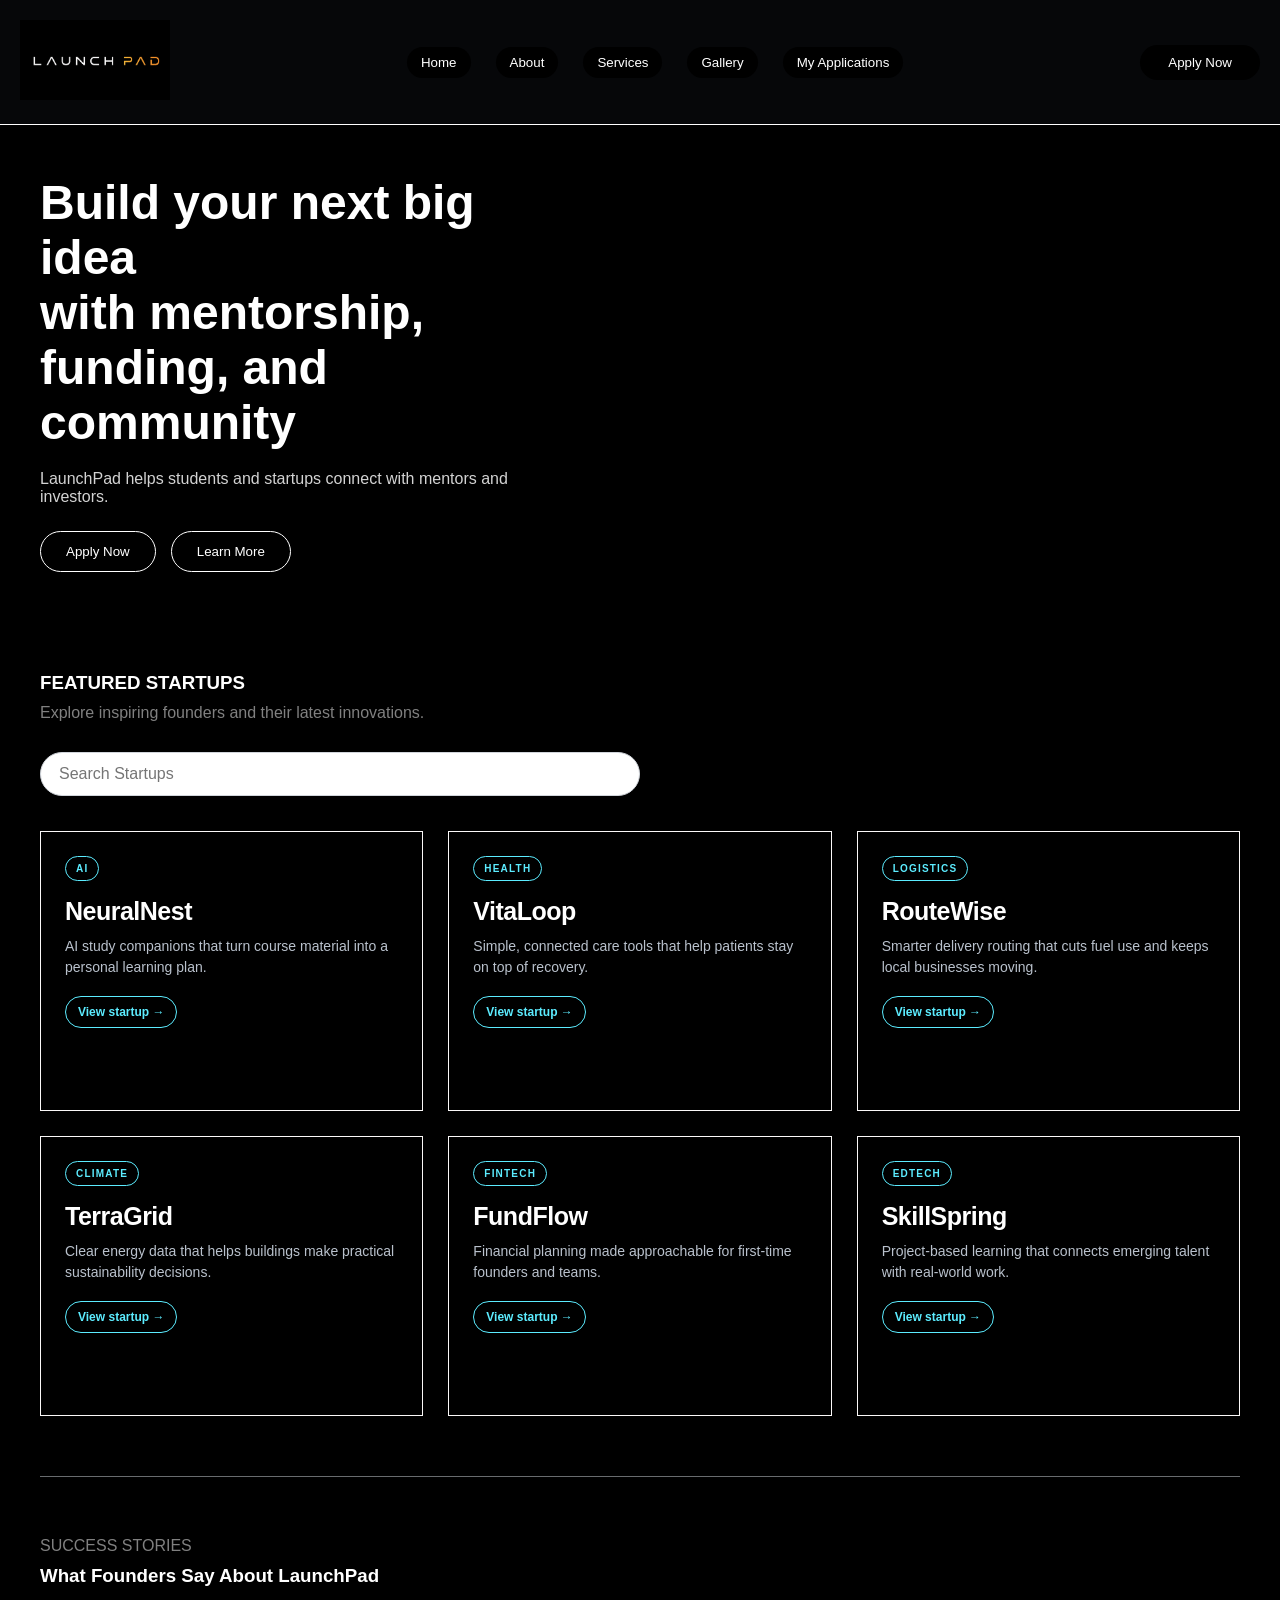
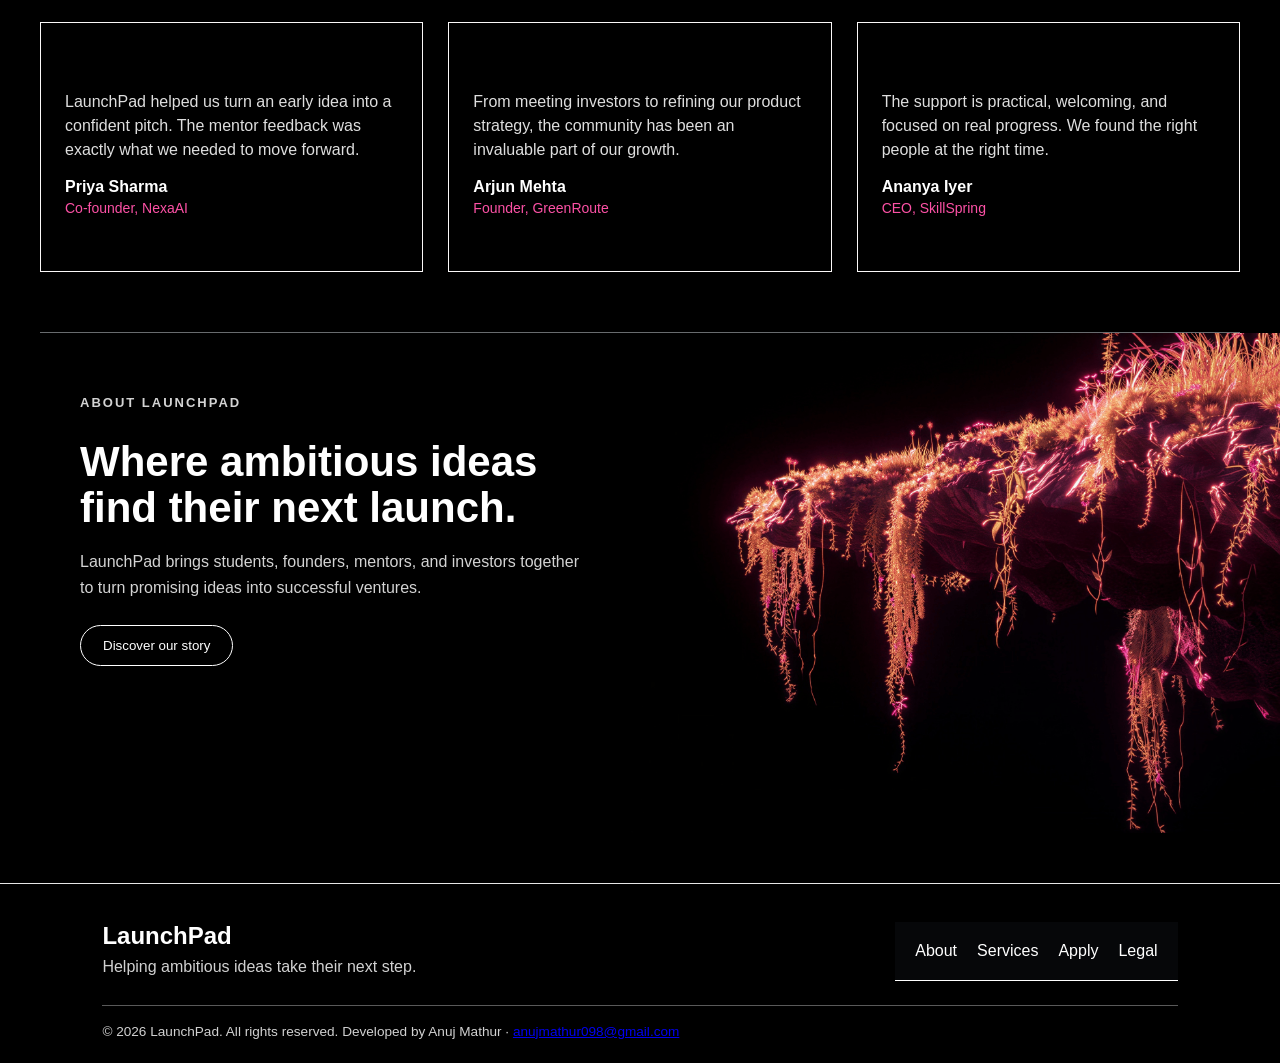
<file: index.html>
﻿<!DOCTYPE html>
<html lang="en">
<head>
    <meta charset="UTF-8">
    <meta name="viewport" content="width=device-width, initial-scale=1.0">
    <title>Launch Pad</title>
    <link rel="stylesheet" href="style.css">
    <link rel="icon" href="logo.png">
    <link rel="stylesheet" href="footer.css">
</head>
<body>
    <nav>
        <div class="logo">
           
  <img src="LANUNCH PAD.png" alt="Description of image" width="150" height="80">

        </div>

        <ul>
            <li><button type="button" onclick="window.scrollTo({top: 0, behavior: 'smooth'});">Home</button></li>
            <li><button  onclick="window.scrollTo({top: document.body.scrollHeight, behavior: 'smooth'});">About</button></li>
            <li><button type="button" onclick="window.location.href='services.html';">Services</button></li>
            <li><button type="button"  onclick="window.location.href='gallery.html';">Gallery</button></li>
            <li><button type="button" onclick="window.location.href='application-details.html';">My Applications</button></li>
        </ul>

        <button class="login-btn" onclick="window.location.href='apply.html';">Apply Now</button>
    </nav>
 


    

        <div class="hero">
                <div class="hero-slider" aria-label="Hero slideshow">
                    <div class="slide">
                         <img src="ROCKET.jpg" alt="Rocket launch">
                    </div>
                    <div class="slide">
                        <img src="jobs.jpg" alt="Jobs illustration">
                    </div>
                    <div class="slide">
                        <img src="plane.jpg" alt="Plane flying">
                    </div>
                </div>
                <div class="hero-content">

            <h1>
                Build your next big idea <br>
                with mentorship,<br>
                funding, and<br>
                community
            </h1>

            <p>
                LaunchPad helps students and startups connect
                with mentors and investors.
            </p>


            <div class="buttons">
                <button class="primary" onclick="window.location.href='apply.html'";>
                    Apply Now
                </button>

                <button class="secondary" onclick="window.location.href='about.html'";>
                    Learn More
                </button>
            </div>




            </div>

        </div>

    </div>



    


    <div class="featured">

        <h3>FEATURED STARTUPS</h3>
        <p>Explore inspiring founders and their latest innovations.</p>


        <div class="search-div">

            <input type="text" placeholder="Search Startups">

         

        </div>



    


        <div class="grid">

            <div class="startup-card ai-card">
                <span class="startup-category">AI</span>
                <h4>NeuralNest</h4>
                <p>AI study companions that turn course material into a personal learning plan.</p>
                <a class="startup-link" href="#">View startup &rarr;</a>
            </div>
            <div class="startup-card health-card">
                <span class="startup-category">HEALTH</span>
                <h4>VitaLoop</h4>
                <p>Simple, connected care tools that help patients stay on top of recovery.</p>
                <a class="startup-link" href="#">View startup &rarr;</a>
            </div>
            <div class="startup-card logistics-card">
                <span class="startup-category">LOGISTICS</span>
                <h4>RouteWise</h4>
                <p>Smarter delivery routing that cuts fuel use and keeps local businesses moving.</p>
                <a class="startup-link" href="#">View startup &rarr;</a>
            </div>

            <div class="startup-card climate-card">
                <span class="startup-category">CLIMATE</span>
                <h4>TerraGrid</h4>
                <p>Clear energy data that helps buildings make practical sustainability decisions.</p>
                <a class="startup-link" href="#">View startup &rarr;</a>
            </div>
            <div class="startup-card finance-card">
                <span class="startup-category">FINTECH</span>
                <h4>FundFlow</h4>
                <p>Financial planning made approachable for first-time founders and teams.</p>
                <a class="startup-link" href="#">View startup &rarr;</a>
            </div>
            <div class="startup-card education-card">
                <span class="startup-category">EDTECH</span>
                <h4>SkillSpring</h4>
                <p>Project-based learning that connects emerging talent with real-world work.</p>
                <a class="startup-link" href="#">View startup &rarr;</a>
            </div>

        </div>
        <!-- A solid red line that takes up 50% of the screen width -->
         
<hr style="border: none; height: 1px; background-color:#686b6e; width: 100%; margin-top: 60px;">


<div class="review">
        <p>SUCCESS STORIES</p>
<h3>What Founders Say About LaunchPad</h3>
</div>


        



        <div class="grid">
            

            <div class="review-card">
               
                <p>LaunchPad helped us turn an early idea into a confident pitch. The mentor feedback was exactly what we needed to move forward.</p>
                <h4>Priya Sharma</h4>
                <span>Co-founder, NexaAI</span>
            </div>
            <div class="review-card">
                
                <p>From meeting investors to refining our product strategy, the community has been an invaluable part of our growth.</p>
                <h4>Arjun Mehta</h4>
                <span>Founder, GreenRoute</span>
            </div>
            <div class="review-card">
                
                <p>The support is practical, welcoming, and focused on real progress. We found the right people at the right time.</p>
                <h4>Ananya Iyer</h4>
                <span>CEO, SkillSpring</span>
            </div>

        </div>
    
        <hr style="border: none; height: 1px; background-color:#686b6e; width: 100%;margin-top: 60px;">

        
        <div class="about-div">
            
            
         


            <div class="about-content">
                <p class="about-label">ABOUT LAUNCHPAD</p>
                <h2>Where ambitious ideas find their next launch.</h2>
                <p>LaunchPad brings students, founders, mentors, and investors together to turn promising ideas into successful ventures.</p>
                <button class="about-button" onclick="window.location.href='about.html'";>Discover our story</button>
            </div>
            <div class="glow-image">
                <img src="edge.png" alt="Blue glowing abstract background">
            </div>
        </div>


    </div>

    <footer class="site-footer">
        <div>
            <h2>LaunchPad</h2>
            <p>Helping ambitious ideas take their next step.</p>
        </div>
        <nav class="footer-links" aria-label="Footer navigation">
            <a href="about.html">About</a>
            <a href="services.html">Services</a>
            <a href="apply.html">Apply</a>
            <a href="legal.html">Legal</a>
        </nav>
        <p class="copyright">&copy; 2026 LaunchPad. All rights reserved. Developed by Anuj Mathur &middot; <a href="mailto:anujmathur098@gmail.com">anujmathur098@gmail.com</a></p>
    </footer>


</body>
</html>
</file>
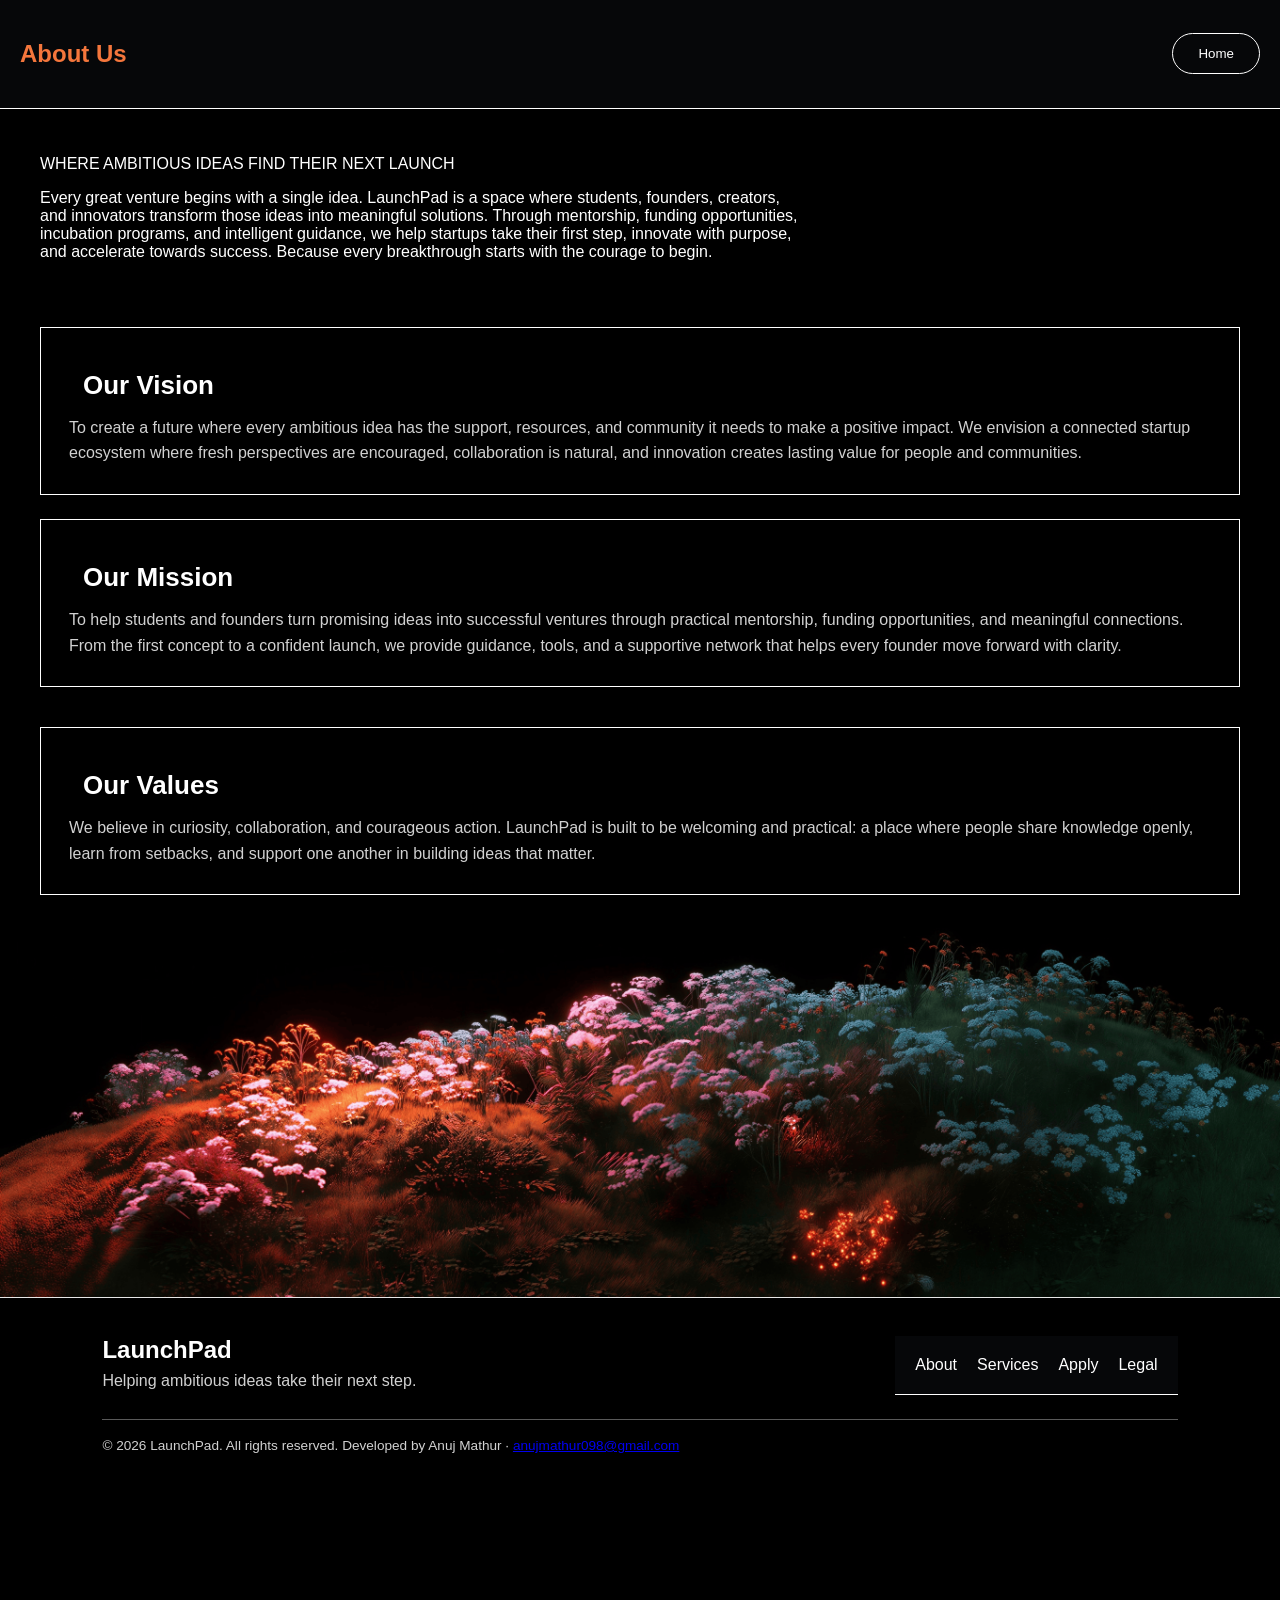
<file: about.html>
﻿<!DOCTYPE html>
<html lang="en">
<head>
    <meta charset="UTF-8">
    <meta name="viewport" content="width=device-width, initial-scale=1.0">
    <title>ABOUT US </title>
    <link rel="icon" href="logo.png">
     <link rel="stylesheet" href="about.css">

    <link rel="stylesheet" href="footer.css">
</head>
<body>
     <nav>
        <div class="logo">
         <h1>About Us</h1>
        </div>
        <button type="button" onclick="window.location.href='index.html';">Home</button>
    </nav>
<div class="text">
    <p style="font:bold;">WHERE AMBITIOUS IDEAS FIND THEIR NEXT LAUNCH</p>
    <p>Every great venture begins with a single idea. LaunchPad is a space where students, founders, creators, and innovators transform those ideas into meaningful solutions. Through mentorship, funding opportunities, incubation programs, and intelligent guidance, we help startups take their first step, innovate with purpose, and accelerate towards success. Because every breakthrough starts with the courage to begin.</p>
</div>

    <div class="vision-mission" >
        <div class="purpose-card">
            <h2>Our Vision</h2>
            <p>To create a future where every ambitious idea has the support, resources, and community it needs to make a positive impact. We envision a connected startup ecosystem where fresh perspectives are encouraged, collaboration is natural, and innovation creates lasting value for people and communities.</p>
        </div>

        <div class="purpose-card">
            <h2>Our Mission</h2>
            <p>To help students and founders turn promising ideas into successful ventures through practical mentorship, funding opportunities, and meaningful connections. From the first concept to a confident launch, we provide guidance, tools, and a supportive network that helps every founder move forward with clarity.</p>
        </div>
    </div>

    <div class="values-section" aria-label="Our values">
        <div class="purpose-card values-card">
            <h2>Our Values</h2>
            <p>We believe in curiosity, collaboration, and courageous action. LaunchPad is built to be welcoming and practical: a place where people share knowledge openly, learn from setbacks, and support one another in building ideas that matter.</p>
        </div>
    </div>

    <div class="bottom"></div>

    
    <footer class="site-footer">
        <div><h2>LaunchPad</h2><p>Helping ambitious ideas take their next step.</p></div>
        <nav class="footer-links" aria-label="Footer navigation"><a href="about.html">About</a><a href="services.html">Services</a><a href="apply.html">Apply</a><a href="legal.html">Legal</a></nav>
        <p class="copyright">&copy; 2026 LaunchPad. All rights reserved. Developed by Anuj Mathur &middot; <a href="mailto:anujmathur098@gmail.com">anujmathur098@gmail.com</a></p>
    </footer>
</body>
</html>
</file>
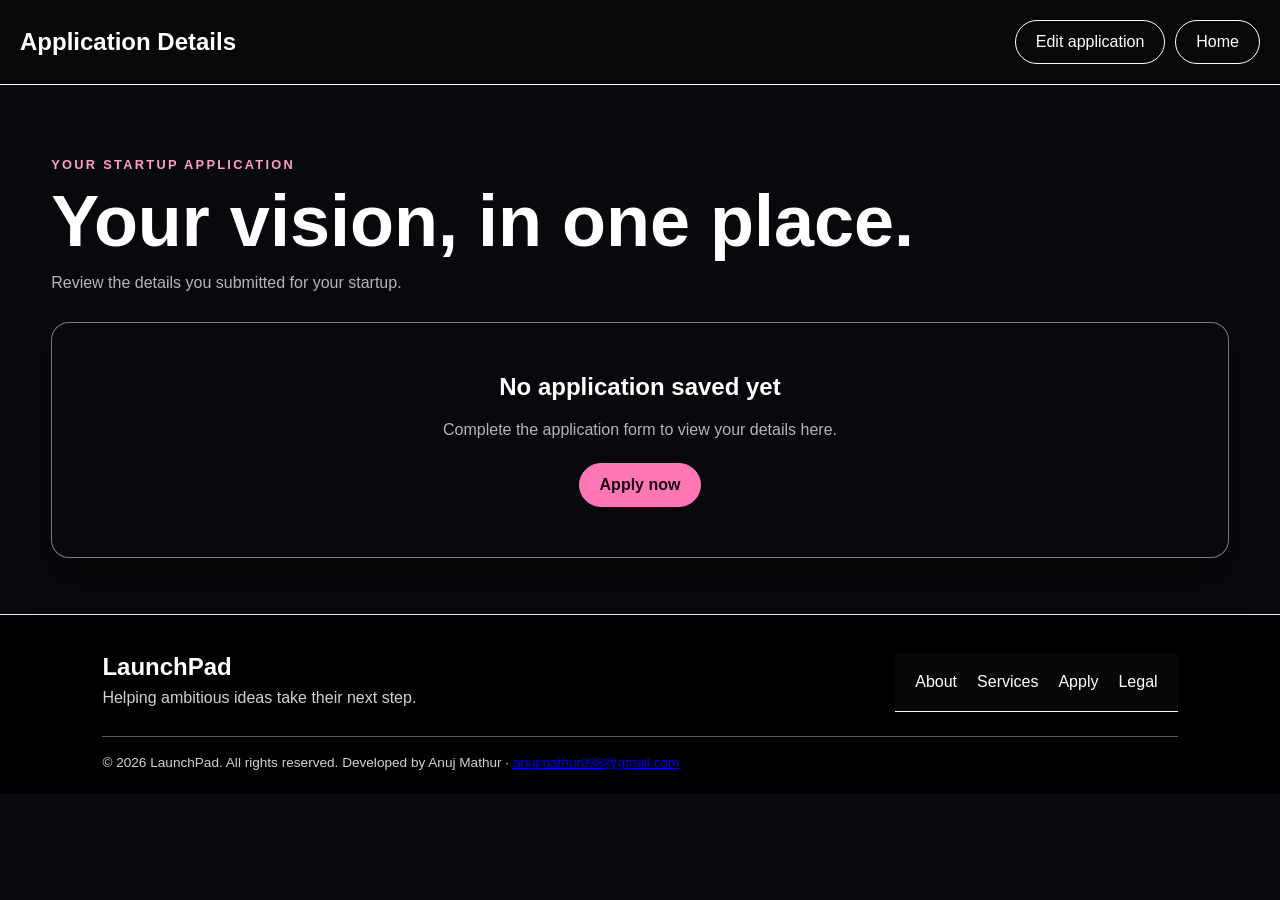
<file: application-details.html>
﻿<!DOCTYPE html>
<html lang="en">
<head>
    <meta charset="UTF-8">
    <meta name="viewport" content="width=device-width, initial-scale=1.0">
    <title>APPLICATION DETAILS</title>
    <link rel="icon" href="logo.png">
    <link rel="stylesheet" href="application-details.css">
    <link rel="stylesheet" href="footer.css">
</head>
<body>
    <nav>
        <h1>Application Details</h1>
        <div class="nav-actions">
            <button type="button" onclick="window.location.href='apply.html';">Edit application</button>
            <button type="button" onclick="window.location.href='index.html';">Home</button>
        </div>
    </nav>

    <header class="hero">
        <p>YOUR STARTUP APPLICATION</p>
        <h2>Your vision, in one place.</h2>
        <span>Review the details you submitted for your startup.</span>
    </header>

    <main class="application-layout">
        <section id="emptyState" class="panel empty-state" hidden>
            <h2>No application saved yet</h2>
            <p>Complete the application form to view your details here.</p>
            <button type="button" onclick="window.location.href='apply.html';">Apply now</button>
        </section>

        <section id="applicationDetails" class="panel" hidden>
            <div class="panel-heading">
                <div>
                    <p class="eyebrow">SAVED APPLICATION</p>
                    <h2 id="startupTitle">Your startup</h2>
                </div>
                <div class="application-actions">
                    <span class="saved-label">Saved locally</span>
                    <button id="deleteApplication" class="delete-button" type="button">Delete application</button>
                </div>
            </div>

            <div class="details-grid">
                <section class="detail-section">
                    <h3>Personal info</h3>
                    <dl id="personalDetails"></dl>
                </section>
                <section class="detail-section">
                    <h3>Company</h3>
                    <dl id="companyDetails"></dl>
                </section>
                <section class="detail-section full-width">
                    <h3>Your vision</h3>
                    <dl id="visionDetails"></dl>
                </section>
                <section class="detail-section full-width">
                    <h3>Services requested</h3>
                    <div id="serviceTags" class="service-tags"></div>
                </section>
            </div>
        </section>
    </main>

    <script>
        const application = JSON.parse(localStorage.getItem("startupApplication"));

const emptyState = document.getElementById("emptyState");
const applicationDetails = document.getElementById("applicationDetails");

if (application == null) {

    emptyState.hidden = false;

} else {

    applicationDetails.hidden = false;

    document.getElementById("startupTitle").textContent =
        application.startupName;

    // Personal Information
    document.getElementById("personalDetails").innerHTML = `
        <dt>Founder Name</dt>
        <dd>${application.founderName}</dd>

        <dt>Email</dt>
        <dd>${application.email}</dd>

        <dt>Phone</dt>
        <dd>${application.phone}</dd>
    `;

    // Company Information
    document.getElementById("companyDetails").innerHTML = `
        <dt>Startup Name</dt>
        <dd>${application.startupName}</dd>

        <dt>Industry</dt>
        <dd>${application.industry}</dd>

        <dt>Stage</dt>
        <dd>${application.stage}</dd>

        <dt>Team Size</dt>
        <dd>${application.teamSize}</dd>
    `;

    // Vision
    document.getElementById("visionDetails").innerHTML = `
        <dt>Problem</dt>
        <dd>${application.problem}</dd>

        <dt>Solution</dt>
        <dd>${application.solution}</dd>

        <dt>Challenge</dt>
        <dd>${application.challenge}</dd>

        <dt>Funding</dt>
        <dd>${application.funding}</dd>

        <dt>Goal</dt>
        <dd>${application.goal}</dd>
    `;

    // Services
    document.getElementById("serviceTags").textContent =
        application.services.join(", ");

    // Delete Application
    document.getElementById("deleteApplication").addEventListener("click", function () {

        const answer = confirm("Delete this application?");

        if (answer) {

            localStorage.removeItem("startupApplication");

            location.reload();

        }

    });

}
    </script>
    <footer class="site-footer">
        <div><h2>LaunchPad</h2><p>Helping ambitious ideas take their next step.</p></div>
        <nav class="footer-links" aria-label="Footer navigation"><a href="about.html">About</a><a href="services.html">Services</a><a href="apply.html">Apply</a><a href="legal.html">Legal</a></nav>
        <p class="copyright">&copy; 2026 LaunchPad. All rights reserved. Developed by Anuj Mathur &middot; <a href="mailto:anujmathur098@gmail.com">anujmathur098@gmail.com</a></p>
    </footer>
</body>
</html>
</file>
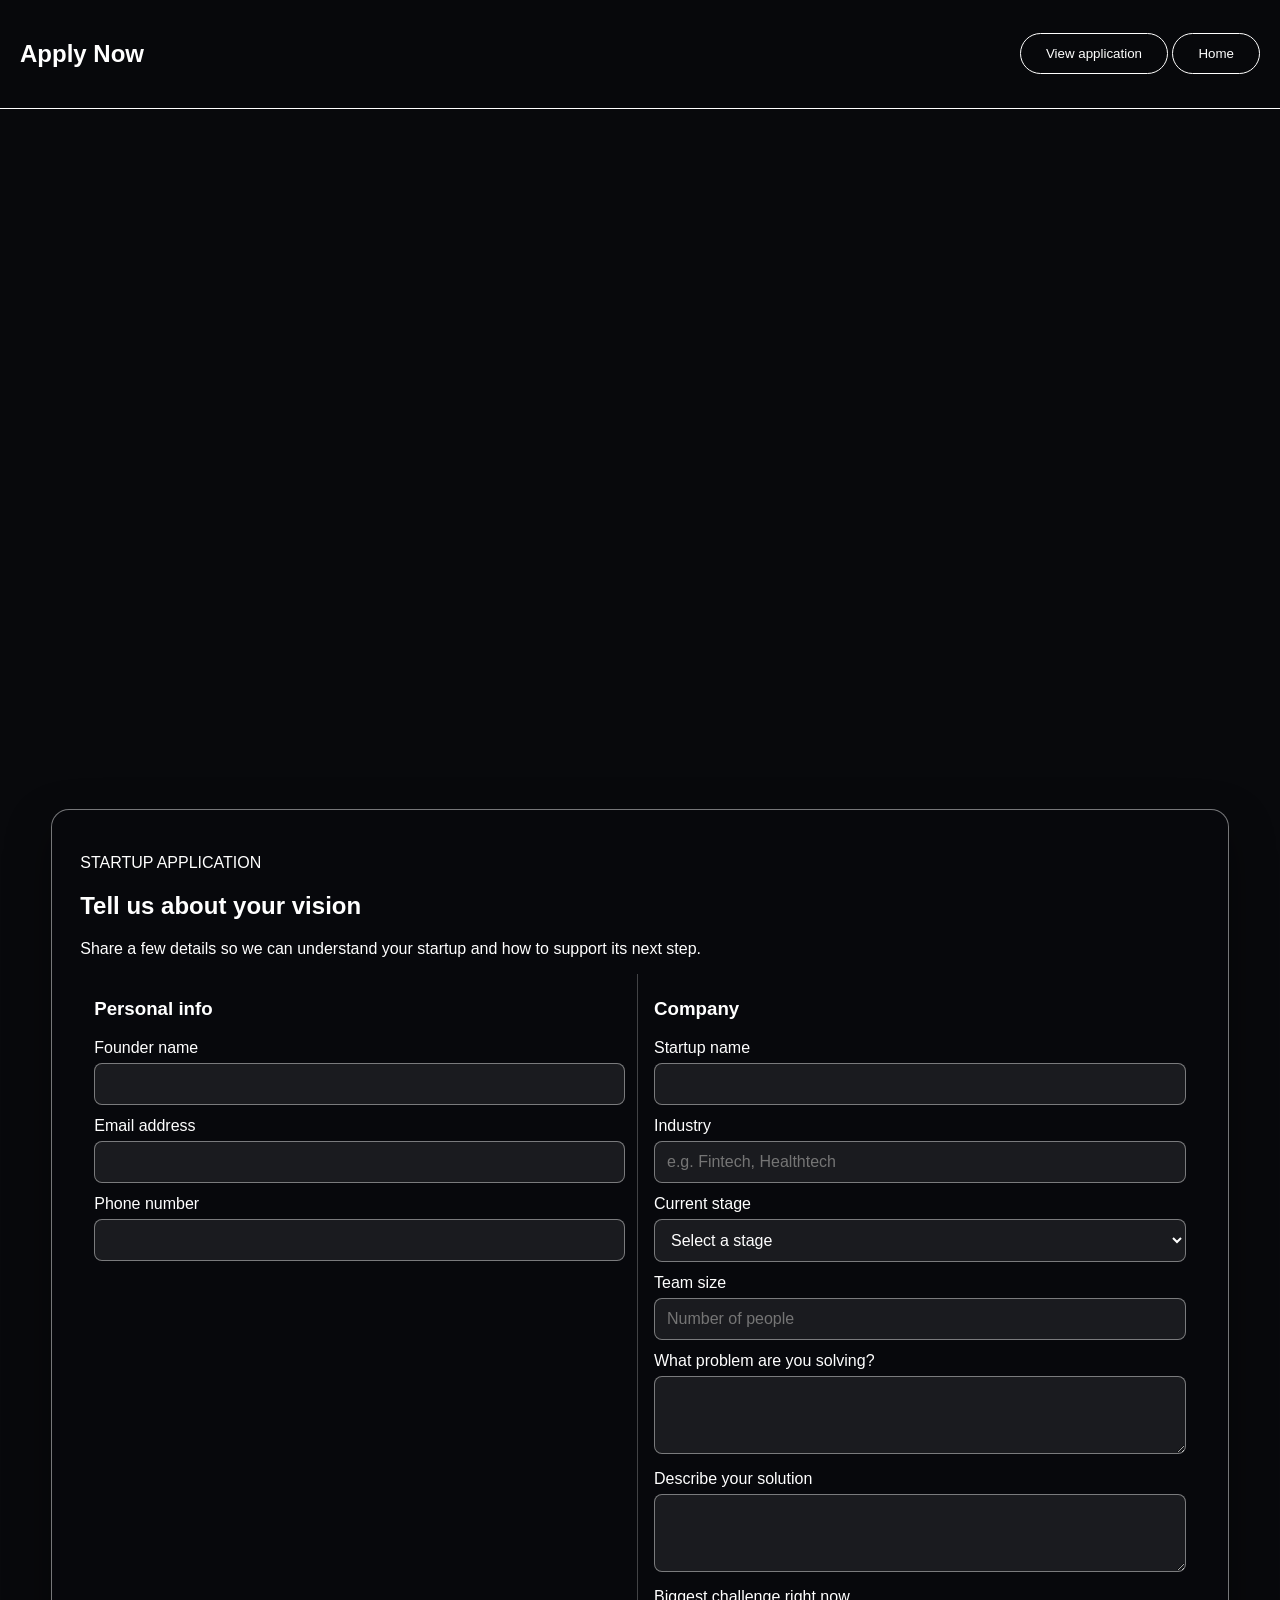
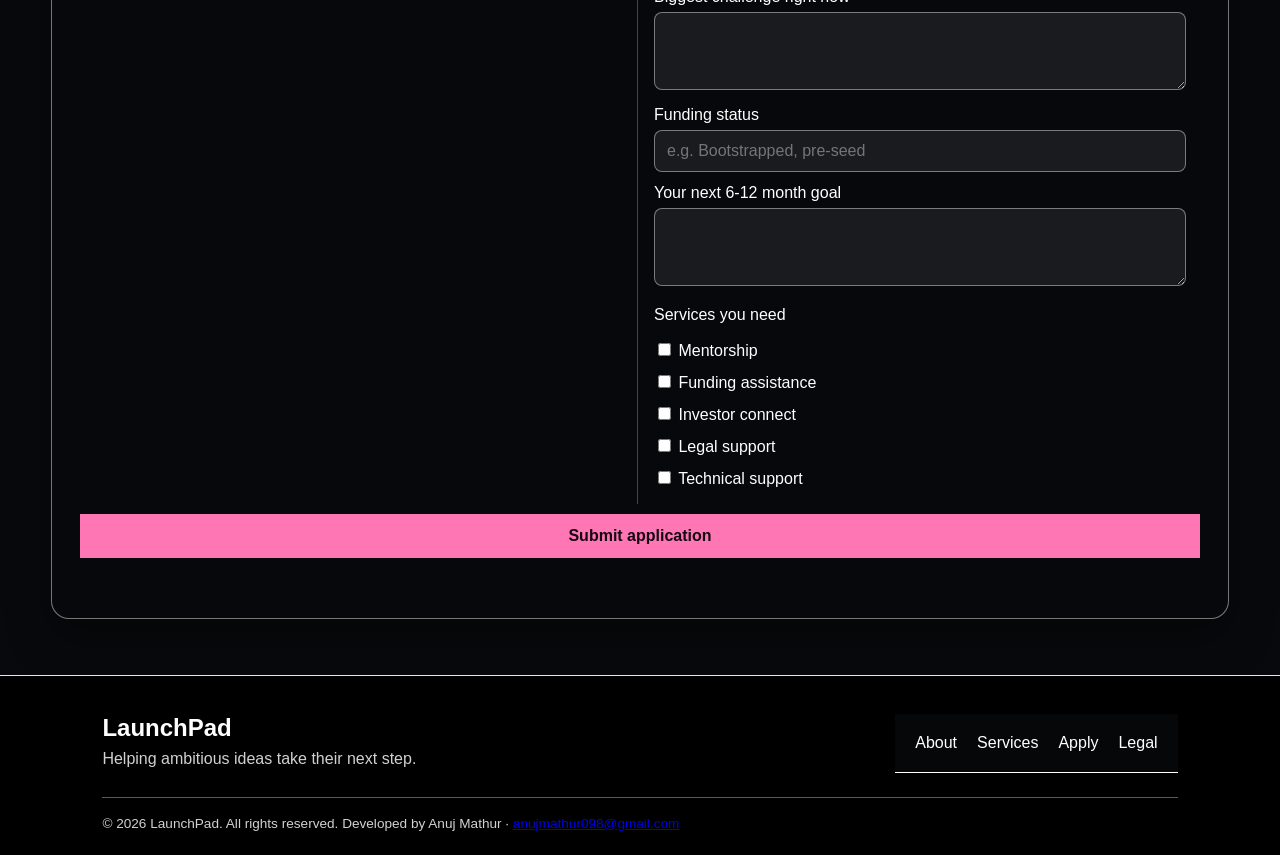
<file: apply.html>
﻿<!DOCTYPE html>
<html lang="en">
<head>
    <meta charset="UTF-8">
    <meta name="viewport" content="width=device-width, initial-scale=1.0">
    <title>APPLY NOW </title>
    <link rel="icon" href="logo.png">
     <link rel="stylesheet" href="apply.css">
   
    <link rel="stylesheet" href="footer.css">
</head>
<body>
     <nav>
            <h1>Apply Now</h1>
            <div>
                <button type="button" onclick="window.location.href='application-details.html';">View application</button>
                <button type="button" onclick="window.location.href='index.html';">Home</button>
            </div>
        </nav>
    <div class="hero">
        <video class="background-video" autoplay muted loop playsinline aria-hidden="true">
            <source src="pink.mp4" type="video/mp4">
        </video>
       
    </div>

    <main class="application-layout">
        <section class="form-panel" aria-labelledby="application-title">
            <p>STARTUP APPLICATION</p>
            <h2>Tell us about your vision</h2>
            <p>Share a few details so we can understand your startup and how to support its next step.</p>

            <form id="applicationForm">
                <div class="form-columns">
                <fieldset class="personal-info">
                    <h3>Personal info</h3>
                    <label for="founderName">Founder name</label>
                    <input id="founderName" name="founderName" type="text" autocomplete="name" required>

                    <label for="email">Email address</label>
                    <input id="email" name="email" type="email" autocomplete="email" required>

                    <label for="phone">Phone number</label>
                    <input id="phone" name="phone" type="tel" autocomplete="tel">
                </fieldset>

                <fieldset class="company-info">
                    <h3>Company</h3>
                    <label for="startupName">Startup name</label>
                    <input id="startupName" name="startupName" type="text" required>

                    <label for="industry">Industry</label>
                    <input id="industry" name="industry" type="text" placeholder="e.g. Fintech, Healthtech">

                    <label for="stage">Current stage</label>
                    <select id="stage" name="stage">
                        <option value="">Select a stage</option>
                        <option>Idea</option>
                        <option>Prototype</option>
                        <option>Early traction</option>
                        <option>Growth</option>
                    </select>

                    <label for="teamSize">Team size</label>
                    <input id="teamSize" name="teamSize" type="number" min="1" placeholder="Number of people">
                    <label for="problem">What problem are you solving?</label>
                    <textarea id="problem" name="problem" rows="3"></textarea>

                    <label for="solution">Describe your solution</label>
                    <textarea id="solution" name="solution" rows="3"></textarea>

                    <label for="challenge">Biggest challenge right now</label>
                    <textarea id="challenge" name="challenge" rows="3"></textarea>

                    <label for="funding">Funding status</label>
                    <input id="funding" name="funding" type="text" placeholder="e.g. Bootstrapped, pre-seed">

                    <label for="goal">Your next 6-12 month goal</label>
                    <textarea id="goal" name="goal" rows="3"></textarea>
                    <p >Services you need</p>
                    <div class="service-options">
                        <label><input name="services" value="mentorship" type="checkbox"> Mentorship</label>
                        <label><input name="services" value="funding" type="checkbox"> Funding assistance</label>
                        <label><input name="services" value="investors" type="checkbox"> Investor connect</label>
                        <label><input name="services" value="legal" type="checkbox"> Legal support</label>
                        <label><input name="services" value="technical" type="checkbox"> Technical support</label>
                    </div>
                </fieldset>
                </div>

                <button class="submit-button" type="submit">Submit application</button>
                <p id="formStatus" class="form-status" role="status" aria-live="polite"></p>
            </form>
        </section>

        
    </main>
    <script>
        const form = document.getElementById("applicationForm");

        form.addEventListener("submit", function(e) {
            e.preventDefault();

            // Get checked services
            const services = [];
            document.querySelectorAll('input[name="services"]:checked').forEach(service => {
                services.push(service.value);
            });

            // Create object
            const application = {
                founderName: document.getElementById("founderName").value,
                email: document.getElementById("email").value,
                phone: document.getElementById("phone").value,
                startupName: document.getElementById("startupName").value,
                industry: document.getElementById("industry").value,
                stage: document.getElementById("stage").value,
                teamSize: document.getElementById("teamSize").value,
                problem: document.getElementById("problem").value,
                solution: document.getElementById("solution").value,
                challenge: document.getElementById("challenge").value,
                funding: document.getElementById("funding").value,
                goal: document.getElementById("goal").value,
                services: services
            };

            localStorage.setItem("startupApplication", JSON.stringify(application));

            alert("Application Saved!");
            window.location.href = "application-details.html";
        });
    </script>
    <footer class="site-footer">
        <div><h2>LaunchPad</h2><p>Helping ambitious ideas take their next step.</p></div>
        <nav class="footer-links" aria-label="Footer navigation"><a href="about.html">About</a><a href="services.html">Services</a><a href="apply.html">Apply</a><a href="legal.html">Legal</a></nav>
        <p class="copyright">&copy; 2026 LaunchPad. All rights reserved. Developed by Anuj Mathur &middot; <a href="mailto:anujmathur098@gmail.com">anujmathur098@gmail.com</a></p>
    </footer>
</body>
</html>
</file>
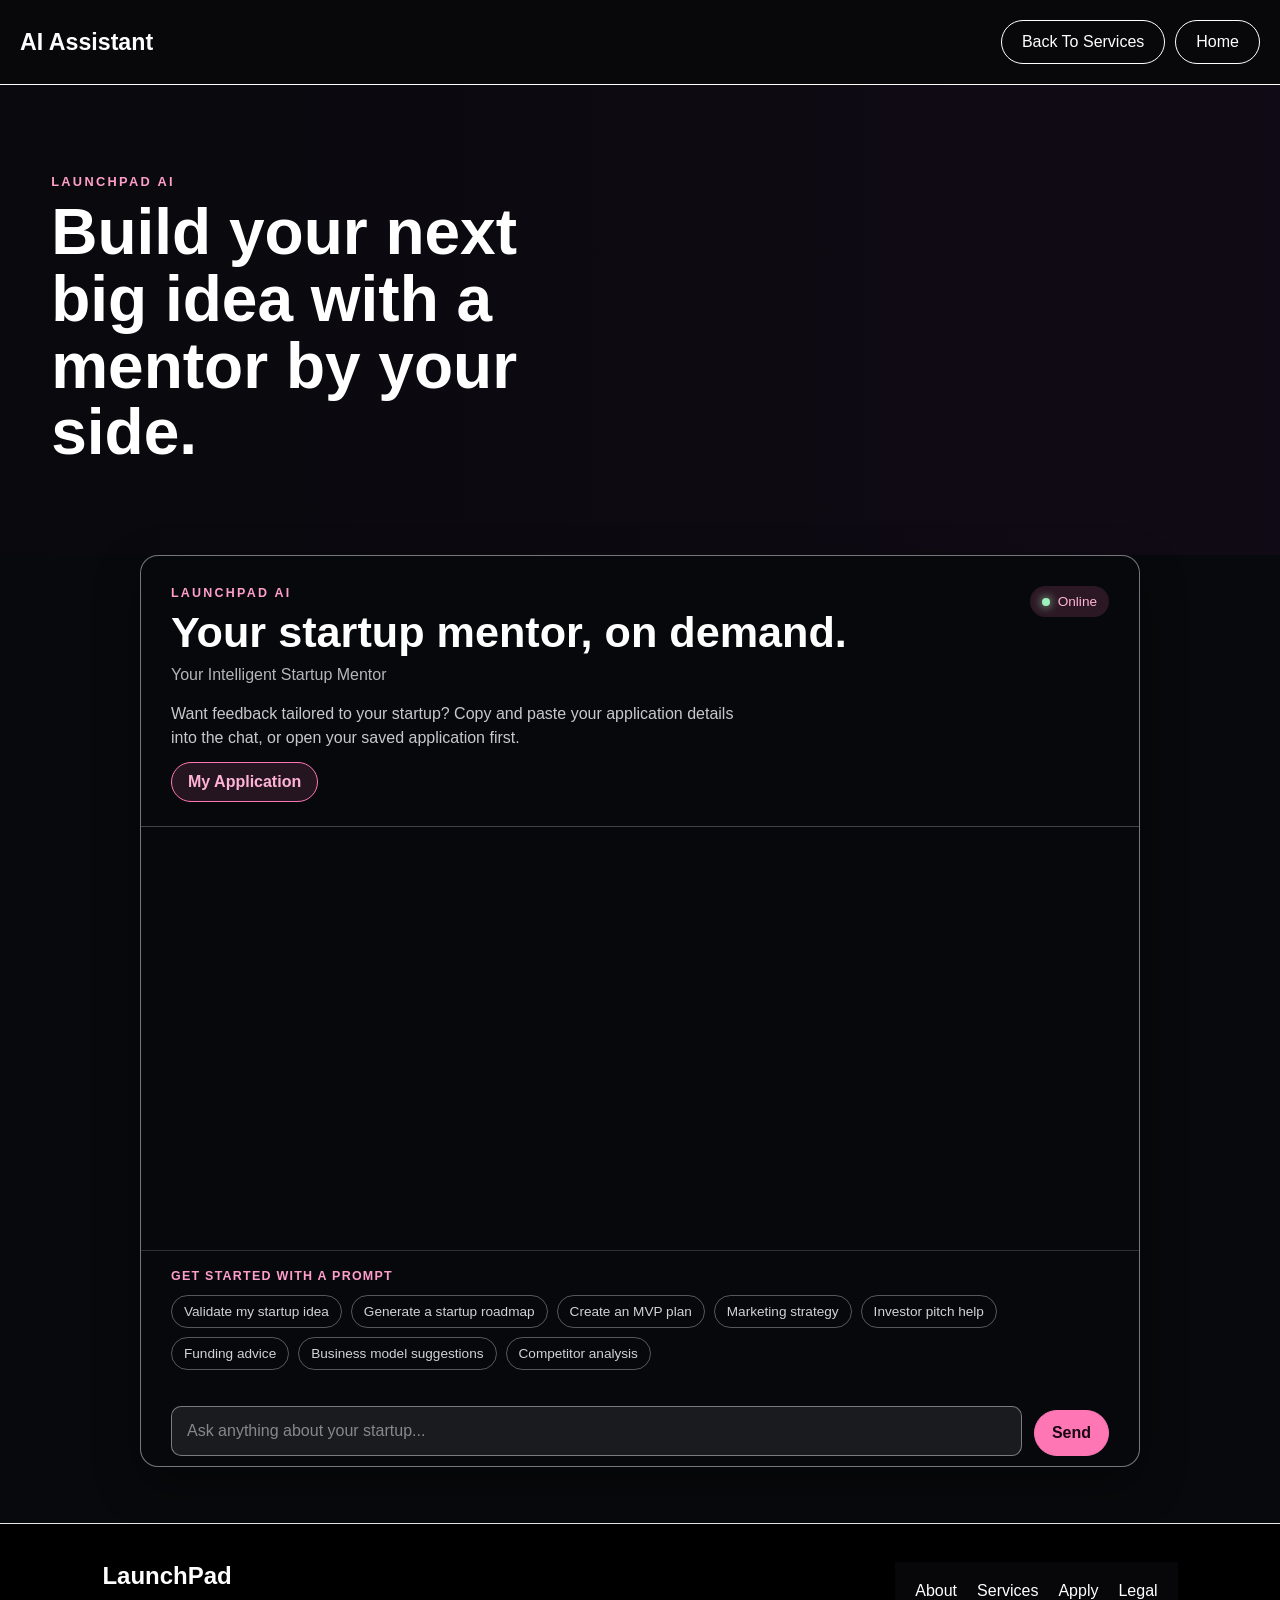
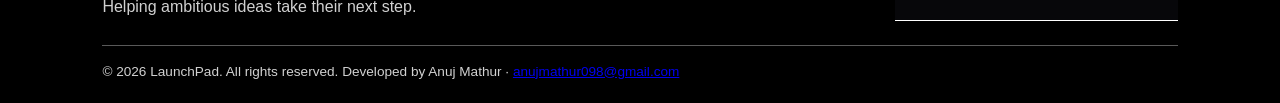
<file: chatbot.html>
﻿<!DOCTYPE html>
<html lang="en">
<head>
    <meta charset="UTF-8">
    <meta name="viewport" content="width=device-width, initial-scale=1.0">
    <meta name="description" content="LaunchPad AI â€” your intelligent startup mentor.">
    <title>LaunchPad AI | Startup Mentor</title>
    <link rel="icon" href="logo.png">
    <link rel="stylesheet" href="chatbot.css">
    <link rel="stylesheet" href="footer.css">
</head>
<body>
    <nav>
            <h1>AI Assistant</h1>
            <div class="nav-actions">
               <button type="button" onclick="window.location.href='services.html';">Back To Services</button>
                <button type="button" onclick="window.location.href='index.html';">Home</button>
            </div>
        </nav>
    <section class="hero" aria-labelledby="hero-title">
        <video class="background-video" autoplay muted loop playsinline aria-hidden="true">
            <source src="pink.mp4" type="video/mp4">
        </video>
        <div class="hero-overlay">
            <div class="hero-copy">
                <p>LAUNCHPAD AI</p>
                <h1 id="hero-title">Build your next big idea with a mentor by your side.</h1>
            </div>
    
        </div>
    </section>
    <main class="page-shell">
        <section class="chatbot" aria-label="LaunchPad AI chatbot">
            <header class="chat-header">
                <div>
                    <p class="eyebrow">LAUNCHPAD AI</p>
                    <h2>Your startup mentor, on demand.</h2>
                    <p class="brand-subtitle">Your Intelligent Startup Mentor</p>
                    <p class="application-instruction">Want feedback tailored to your startup? Copy and paste your application details into the chat, or open your saved application first.</p>
                    <button class="application-button" type="button" onclick="window.location.href='application-details.html';">My Application</button>
                </div>
                <span class="status"><span aria-hidden="true"></span> Online</span>
            </header>

            <div id="chatMessages" class="messages" aria-live="polite" aria-label="Chat messages"></div>

            <section class="suggestions" aria-label="Suggested prompts">
                <p>Get started with a prompt</p>
                <div id="suggestionList" class="suggestion-list">
                    <button type="button" data-prompt="Validate my startup idea">Validate my startup idea</button>
                    <button type="button" data-prompt="Generate a startup roadmap">Generate a startup roadmap</button>
                    <button type="button" data-prompt="Create an MVP plan">Create an MVP plan</button>
                    <button type="button" data-prompt="Marketing strategy">Marketing strategy</button>
                    <button type="button" data-prompt="Investor pitch help">Investor pitch help</button>
                    <button type="button" data-prompt="Funding advice">Funding advice</button>
                    <button type="button" data-prompt="Business model suggestions">Business model suggestions</button>
                    <button type="button" data-prompt="Competitor analysis">Competitor analysis</button>
                </div>
            </section>

            <form id="chatForm" class="input-area">
                <label class="sr-only" for="messageInput">Ask LaunchPad AI a question</label>
                <textarea id="messageInput" rows="1" placeholder="Ask anything about your startup..." autocomplete="off" required></textarea>
                <button id="sendButton" class="send-button" type="submit" aria-label="Send message">
                    <span>Send</span><span aria-hidden="true"></span>
                </button>
            </form>
            
        </section>
    </main>


    <footer class="site-footer">
        <div><h2>LaunchPad</h2><p>Helping ambitious ideas take their next step.</p></div>
        <nav class="footer-links" aria-label="Footer navigation"><a href="about.html">About</a><a href="services.html">Services</a><a href="apply.html">Apply</a><a href="legal.html">Legal</a></nav>
        <p class="copyright">&copy; 2026 LaunchPad. All rights reserved. Developed by Anuj Mathur &middot; <a href="mailto:anujmathur098@gmail.com">anujmathur098@gmail.com</a></p>
    </footer>
    <script src="chatbot.js"></script>
</body>
</html>
</file>
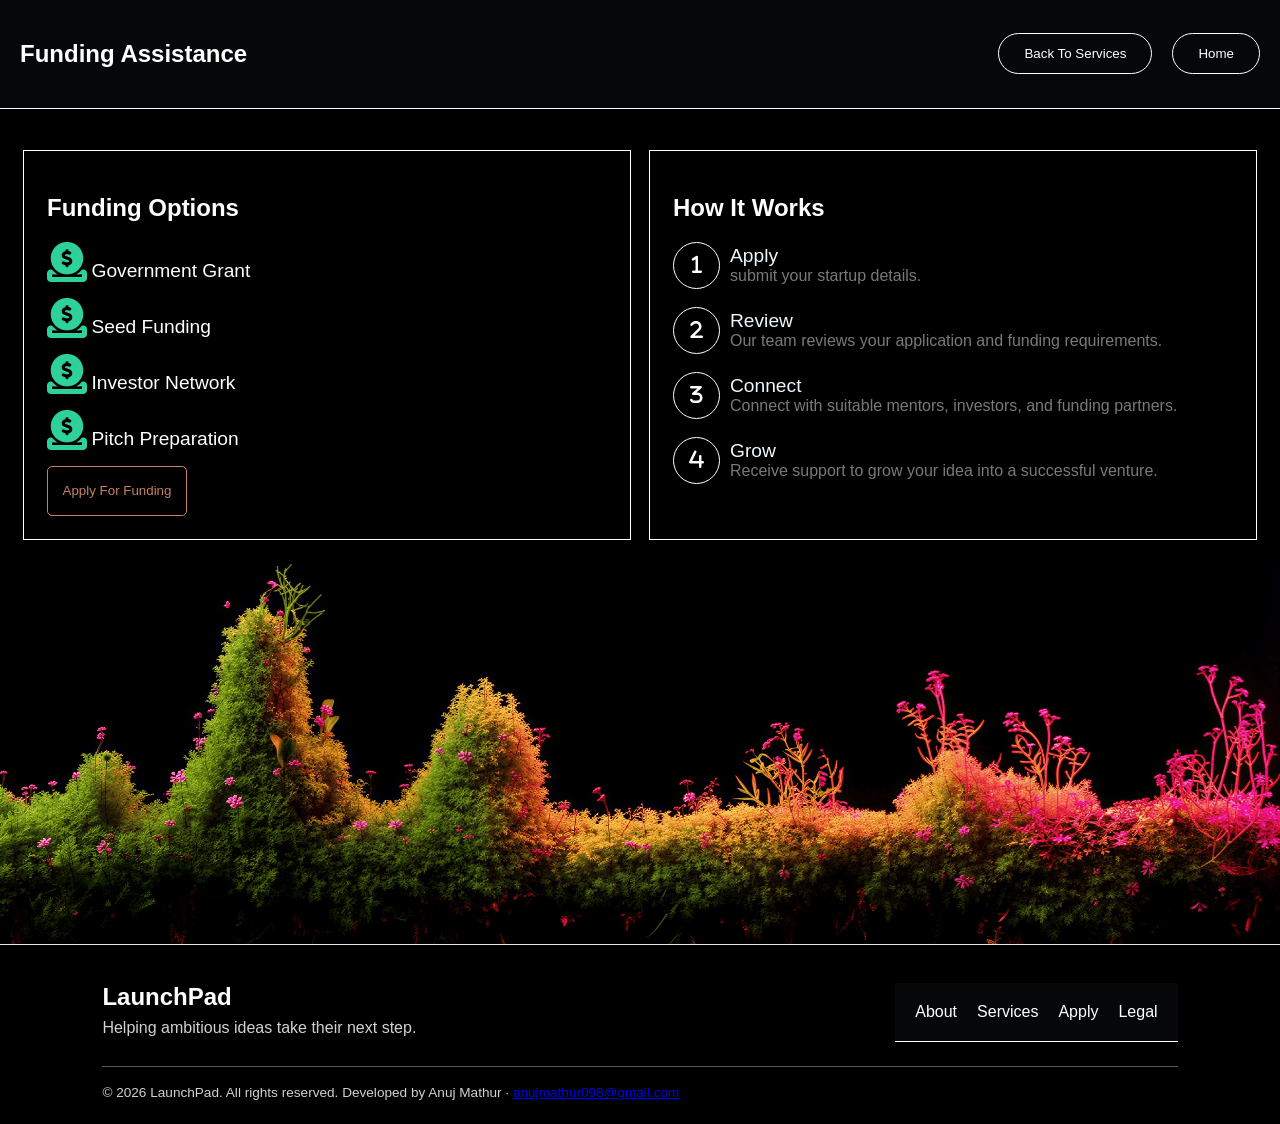
<file: funding.html>
﻿<!DOCTYPE html>
<html lang="en">
<head>
    <meta charset="UTF-8">
    <meta name="viewport" content="width=device-width, initial-scale=1.0">
    <title>FUNDING ASSISTANCE</title>
     <link rel="icon" href="logo.png">
     <link rel="stylesheet" href="funding.css">
      <link rel="stylesheet"
      href="https://cdnjs.cloudflare.com/ajax/libs/font-awesome/6.5.2/css/all.min.css">
    <link rel="stylesheet" href="footer.css">
</head>
<body>
      <nav>
        <div class="logo">
         <h1>Funding Assistance</h1>
        </div> 
        <div class="butt">
        <button type="button" onclick="window.location.href='services.html';">Back To Services</button>
        <button type="button" onclick="window.location.href='index.html';">Home</button>
        </div>
    </nav>
<br>

        <div class="fund-grid">
            <div class="fun">
                <h2>Funding Options</h2>
                <p><i class="fa-solid fa-circle-dollar-to-slot money-icon"></i> <span style="font-size: larger;">Government Grant</span></p>
                 <p><i class="fa-solid fa-circle-dollar-to-slot money-icon"></i> <span style="font-size: larger;">Seed Funding</span></p>
                  <p><i class="fa-solid fa-circle-dollar-to-slot money-icon"></i> <span style="font-size: larger;">Investor Network</span></p>
                   <p><i class="fa-solid fa-circle-dollar-to-slot money-icon"></i> <span style="font-size: larger;">Pitch Preparation</span></p>
               
                <button>Apply For Funding</button>
                
            </div>

            <div class="steps">
                <h2>How It Works</h2>
                <div class="person"><i class="fa-solid fa-1"></i><p style="color: rgb(119, 122, 125);"><span style="font: bold; color: aliceblue; font-size: larger;">Apply </span><br> submit your startup details.
</p></div>
                <br>
                 <div class="person"><i class="fa-solid fa-2"></i><p style="color: rgb(119, 122, 125);"><span style="font: bold; color: aliceblue; font-size: larger;">Review</span><br>
                Our team reviews your application and funding requirements.
</p></div>
                 <br>
                  <div class="person"><i class="fa-solid fa-3"></i><p style="color: rgb(119, 122, 125);"><span style="font: bold; color: aliceblue; font-size: larger;">Connect</span><br>
             Connect with suitable mentors, investors, and funding partners.
</p></div>
                 <br>
                  <div class="person"><i class="fa-solid fa-4"></i><p style="color: rgb(119, 122, 125);"><span style="font: bold; color: aliceblue; font-size: larger;">Grow</span><br>
             Receive support to grow your idea into a successful venture.
</p></div>
                <div class="partners">
                  
                </div>
            </div>
            
        </div>
            <div class="bottom"></div>
    
    <footer class="site-footer">
        <div><h2>LaunchPad</h2><p>Helping ambitious ideas take their next step.</p></div>
        <nav class="footer-links" aria-label="Footer navigation"><a href="about.html">About</a><a href="services.html">Services</a><a href="apply.html">Apply</a><a href="legal.html">Legal</a></nav>
        <p class="copyright">&copy; 2026 LaunchPad. All rights reserved. Developed by Anuj Mathur &middot; <a href="mailto:anujmathur098@gmail.com">anujmathur098@gmail.com</a></p>
    </footer>
</body>
</html>
</file>
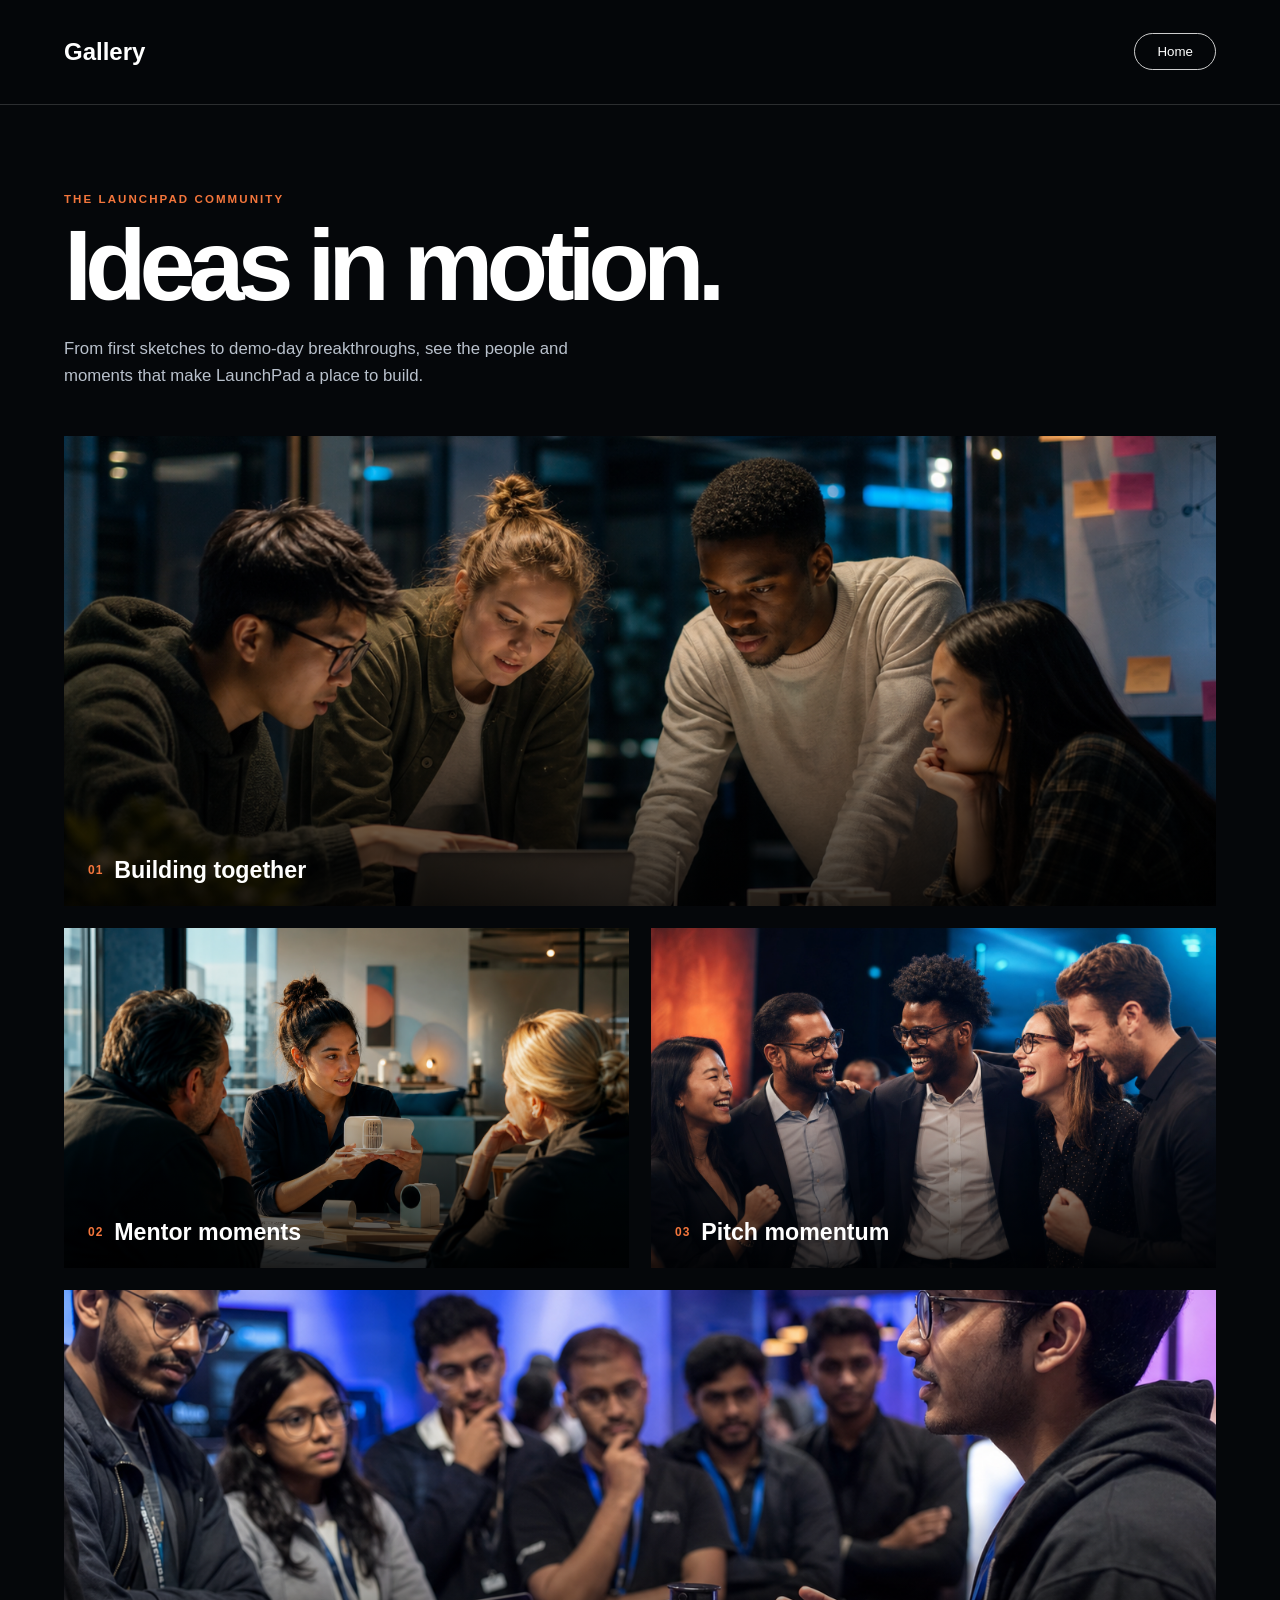
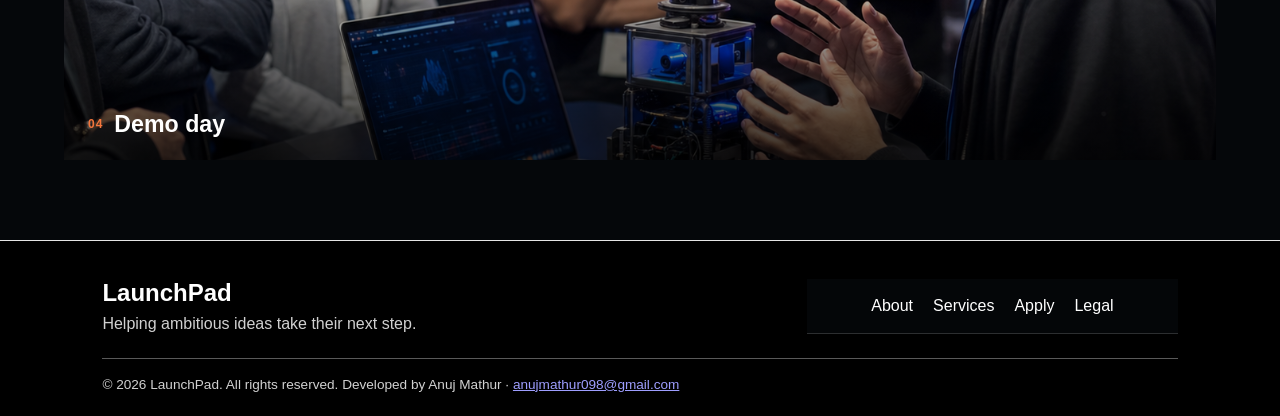
<file: gallery.html>
﻿<!DOCTYPE html>
<html lang="en">
<head>
    <meta charset="UTF-8">
    <meta name="viewport" content="width=device-width, initial-scale=1.0">
    <title>LaunchPad Gallery</title>
    <link rel="icon" href="logo.png">
    <link rel="stylesheet" href="gallery.css">
    <link rel="stylesheet" href="footer.css">
</head>
<body>
<nav>
            <h1>Gallery</h1>
            <div>
                <button type="button" onclick="window.location.href='index.html';">Home</button>
            </div>
        </nav>

    <main>
        <section class="gallery-intro">
            <p class="eyebrow">THE LAUNCHPAD COMMUNITY</p>
            <h1>Ideas in motion.</h1>
            <p>From first sketches to demo-day breakthroughs, see the people and moments that make LaunchPad a place to build.</p>
        </section>

        <section class="gallery-grid" aria-label="LaunchPad community gallery">
            <figure class="gallery-card gallery-card--wide">
                <img src="gallery-build-team.png" alt="Student founders working together on a prototype">
                <figcaption><span>01</span> Building together</figcaption>
            </figure>
            <figure class="gallery-card">
                <img src="gallery-mentor-session.png" alt="Founder presenting a product prototype to mentors">
                <figcaption><span>02</span> Mentor moments</figcaption>
            </figure>
            <figure class="gallery-card">
                <img src="gallery-pitch-win.png" alt="Startup team celebrating after a pitch">
                <figcaption><span>03</span> Pitch momentum</figcaption>
            </figure>
            <figure class="gallery-card gallery-card--wide">
                <img src="gallery-demo-day.png" alt="Founder demonstrating a robot at a technology showcase">
                <figcaption><span>04</span> Demo day</figcaption>
            </figure>
        </section>
    </main>

    <footer class="site-footer">
        <div><h2>LaunchPad</h2><p>Helping ambitious ideas take their next step.</p></div>
        <nav class="footer-links" aria-label="Footer navigation"><a href="about.html">About</a><a href="services.html">Services</a><a href="apply.html">Apply</a><a href="legal.html">Legal</a></nav>
        <p class="copyright">&copy; 2026 LaunchPad. All rights reserved. Developed by Anuj Mathur &middot; <a href="mailto:anujmathur098@gmail.com">anujmathur098@gmail.com</a></p>
    </footer>
</body>
</html>
</file>
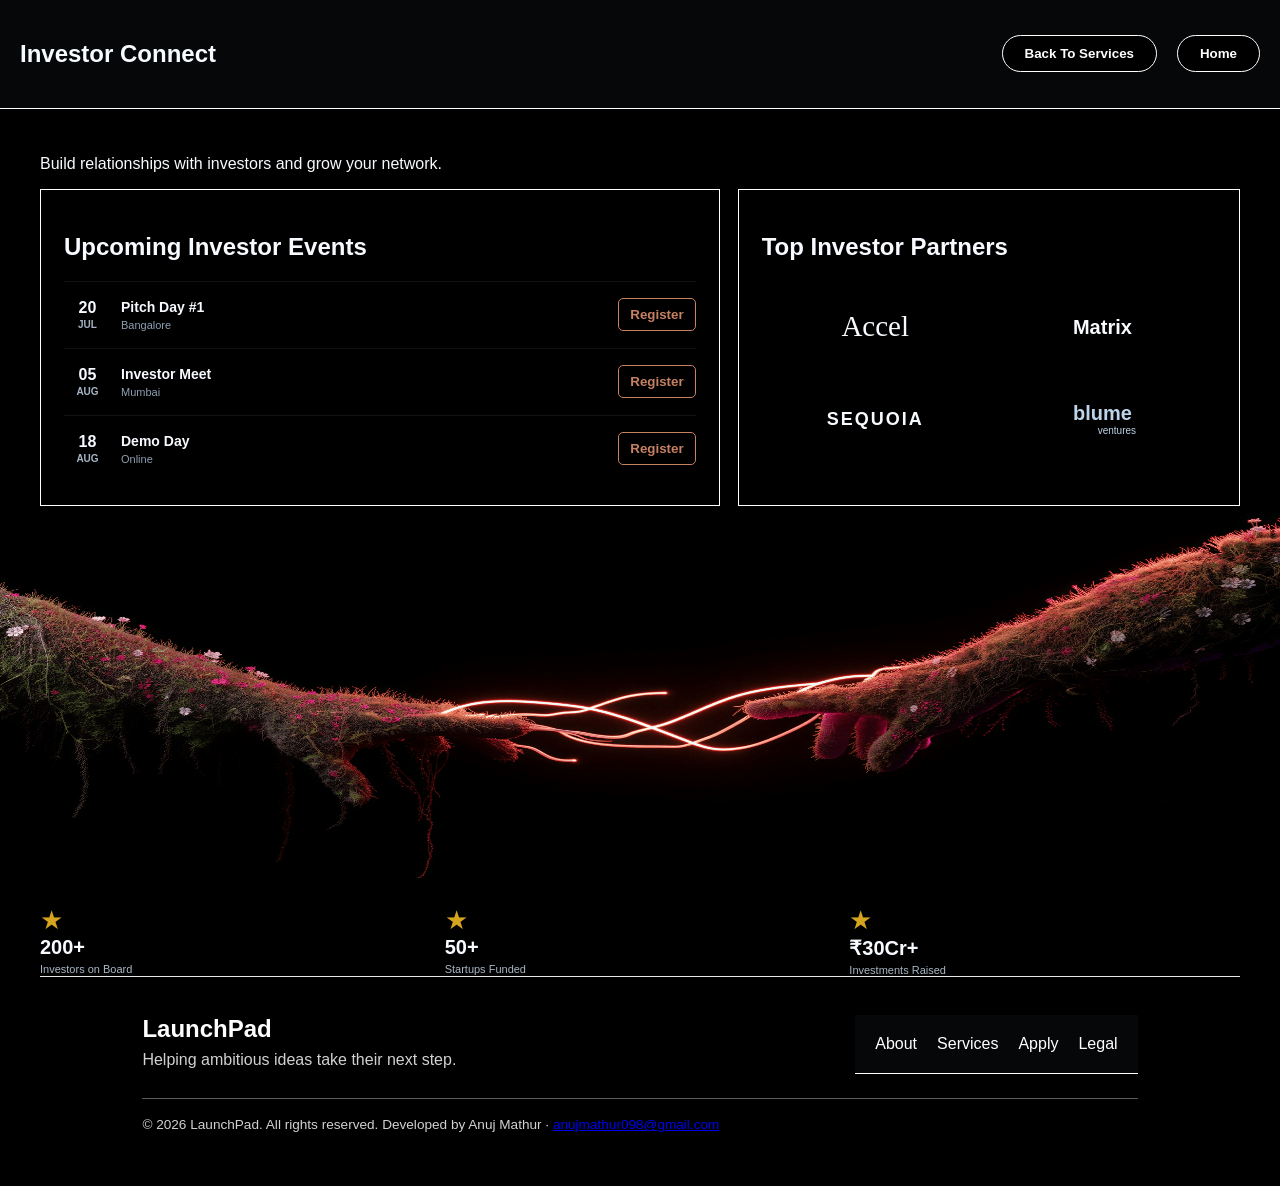
<file: investor.html>
﻿<!DOCTYPE html>
<html lang="en">
<head>
    <meta charset="UTF-8">
    <meta name="viewport" content="width=device-width, initial-scale=1.0">
    <title>INVESTOR CONNECT</title>
    <link rel="icon" href="logo.png">
     <link rel="stylesheet" href="investor.css">
    <link rel="stylesheet" href="footer.css">
</head>
<body>
     <nav>
        <div class="logo">
         <h1>Investor Connect</h1>
        </div>
        <div class="butt">
        <button type="button" onclick="window.location.href='services.html';">Back To Services</button>
        <button type="button" onclick="window.location.href='index.html';">Home</button>
        </div>
    </nav>
   

    <main class="investor-connect">
       
        <p>Build relationships with investors and grow your network.</p>

        <div class="connect-grid">
            <div class="panel events-panel">
                <h2>Upcoming Investor Events</h2>
                <div class="event-row">
                    <time datetime="2026-07-20"><strong>20</strong><span>JUL</span></time>
                    <div><h3>Pitch Day #1</h3><p>Bangalore</p></div>
                    <button>Register</button>
                </div>
                <div class="event-row">
                    <time datetime="2026-08-05"><strong>05</strong><span>AUG</span></time>
                    <div><h3>Investor Meet</h3><p>Mumbai</p></div>
                    <button>Register</button>
                </div>
                <div class="event-row">
                    <time datetime="2026-08-18"><strong>18</strong><span>AUG</span></time>
                    <div><h3>Demo Day</h3><p>Online</p></div>
                    <button>Register</button>
                </div>
            </div>

            <div class="panel partners-panel">
                <h2>Top Investor Partners</h2>
                <div class="partners">
                    <span class="accel">Accel</span>
                    <span class="matrix">Matrix</span>
                    <span class="sequoia">SEQUOIA</span>
                    <span class="blume">blume<small>ventures</small></span>
                </div>
            </div>
        </div>
        
    <div class="bottom"></div>

        <div class="stats" aria-label="Investor network statistics">
            <div><span class="stat-icon">&#9733;</span><div><strong>200+</strong><p>Investors on Board</p></div></div>
            <div><span class="stat-icon">&#9733;</span><div><strong>50+</strong><p>Startups Funded</p></div></div>
            <div><span class="stat-icon">&#9733;</span><div><strong>&#8377;30Cr+</strong><p>Investments Raised</p></div></div>
            
        </div>


    <footer class="site-footer">
        <div><h2>LaunchPad</h2><p>Helping ambitious ideas take their next step.</p></div>
        <nav class="footer-links" aria-label="Footer navigation"><a href="about.html">About</a><a href="services.html">Services</a><a href="apply.html">Apply</a><a href="legal.html">Legal</a></nav>
        <p class="copyright">&copy; 2026 LaunchPad. All rights reserved. Developed by Anuj Mathur &middot; <a href="mailto:anujmathur098@gmail.com">anujmathur098@gmail.com</a></p>
    </footer>
</body>
</html>
</file>
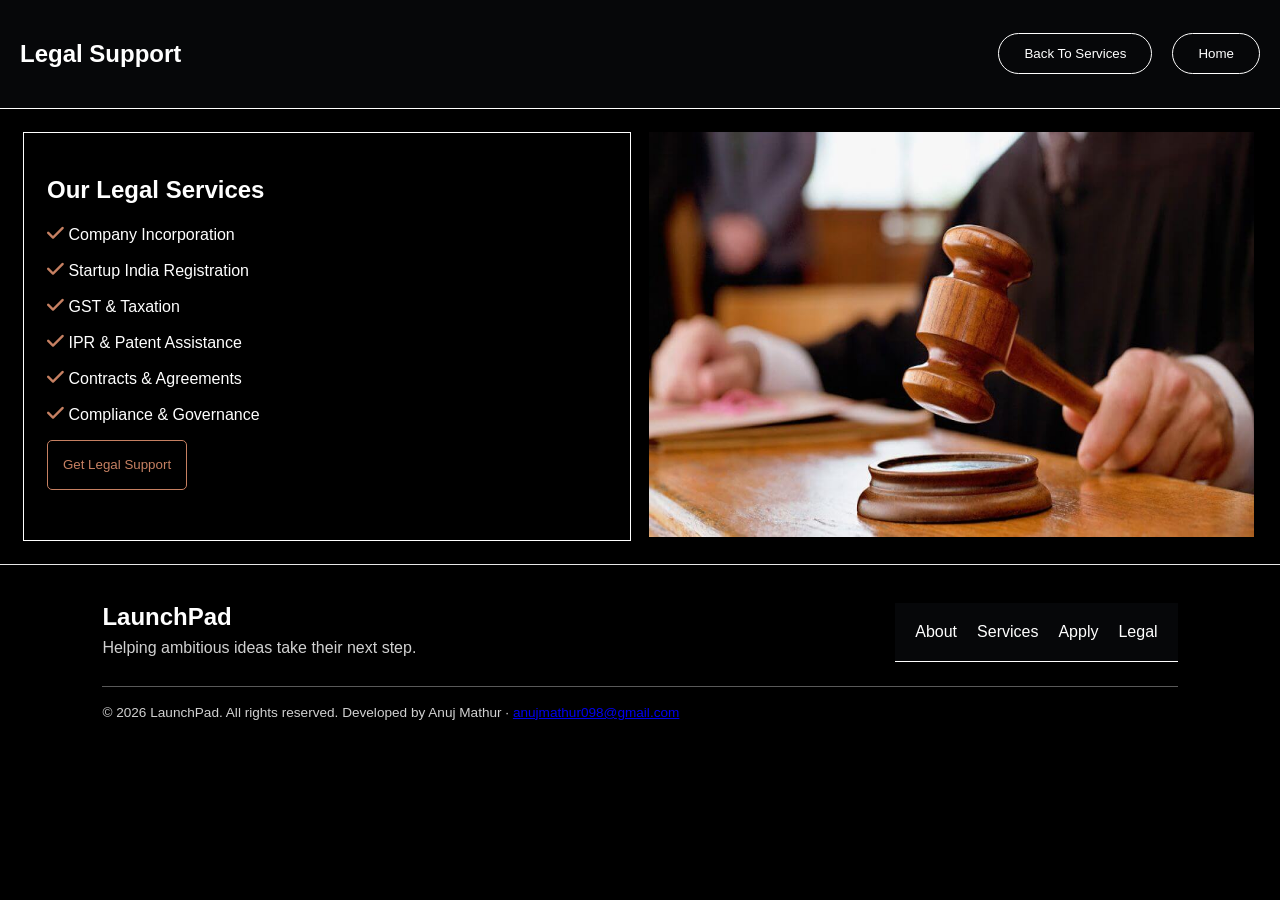
<file: legal.html>
﻿<!DOCTYPE html>
<html lang="en">
<head>
    <meta charset="UTF-8">
    <meta name="viewport" content="width=device-width, initial-scale=1.0">
    <title>LEGAL SUPPORT</title>
       <link rel="icon" href="logo.png">
     <link rel="stylesheet" href="legal.css">
      <link rel="stylesheet"
      href="https://cdnjs.cloudflare.com/ajax/libs/font-awesome/6.5.2/css/all.min.css">
    <link rel="stylesheet" href="footer.css">
</head>
<body>
    <nav>
     <h1>Legal Support</h1>
    
        <div class="butt">
        <button type="button" onclick="window.location.href='services.html';">Back To Services</button>
        <button type="button" onclick="window.location.href='index.html';">Home</button>
        </div>
    </nav>


    
        <div class="legal-grid">
            <div class="leg">
                <h2>Our Legal Services</h2>
                <p><i class="fa-solid fa-check"></i>  Company Incorporation</p>
                <p><i class="fa-solid fa-check"></i> Startup India Registration</p>
                <p><i class="fa-solid fa-check"></i>  GST & Taxation</p>
                <p><i class="fa-solid fa-check"></i>  IPR & Patent Assistance</p>
                <p><i class="fa-solid fa-check"></i>  Contracts & Agreements</p>
                <p><i class="fa-solid fa-check"></i>   Compliance & Governance</p>
                <button> Get Legal Support</button>
                
            </div>

            <div class="hammer">
             <img src="hammer.jpg" alt="">
            </div>
        </div>
    
    <footer class="site-footer">
        <div><h2>LaunchPad</h2><p>Helping ambitious ideas take their next step.</p></div>
        <nav class="footer-links" aria-label="Footer navigation"><a href="about.html">About</a><a href="services.html">Services</a><a href="apply.html">Apply</a><a href="legal.html">Legal</a></nav>
        <p class="copyright">&copy; 2026 LaunchPad. All rights reserved. Developed by Anuj Mathur &middot; <a href="mailto:anujmathur098@gmail.com">anujmathur098@gmail.com</a></p>
    </footer>
</body>
</html>
</file>
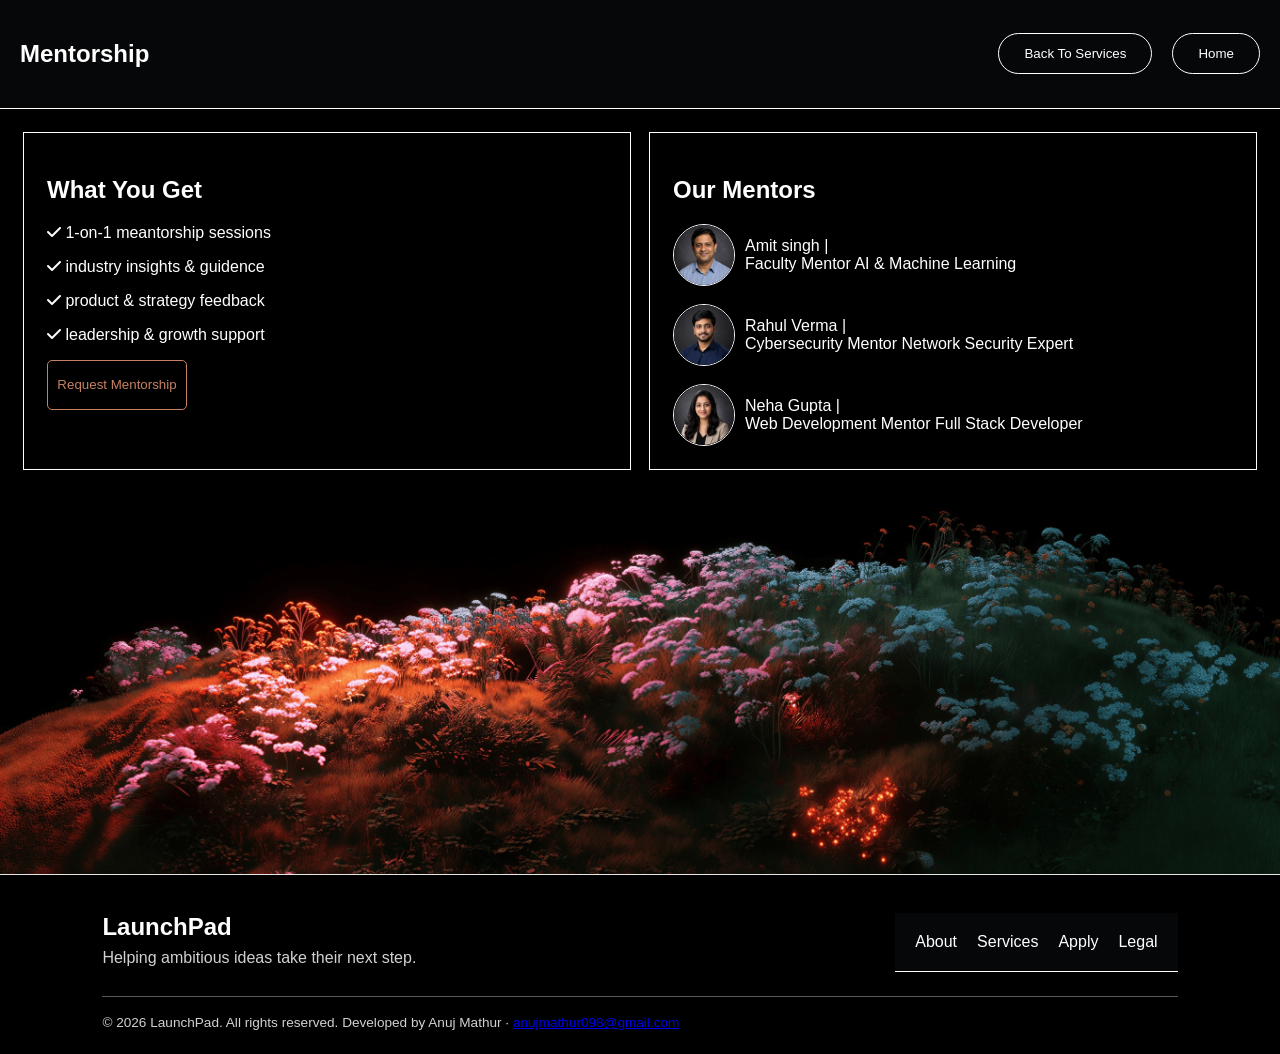
<file: mentorship.html>
﻿<!DOCTYPE html>
<html lang="en">
<head>
    <meta charset="UTF-8">
    <meta name="viewport" content="width=device-width, initial-scale=1.0">
    <title>MENTORSHIP</title>
     <link rel="icon" href="logo.png">
     <link rel="stylesheet" href="mentorship.css">
      <link rel="stylesheet"
      href="https://cdnjs.cloudflare.com/ajax/libs/font-awesome/6.5.2/css/all.min.css">
    <link rel="stylesheet" href="footer.css">
</head>
<body>
    <nav>
    
         <h1>Mentorship</h1>
    
        <div class="butt">
        <button type="button" onclick="window.location.href='services.html';">Back To Services</button>
        <button type="button" onclick="window.location.href='index.html';">Home</button>
        </div>
    </nav>


    
        <div class="mentor-grid">
            <div class="what you get">
                <h2>What You Get</h2>
                <p><i class="fa-solid fa-check"></i> 1-on-1 meantorship sessions</p>
                <p><i class="fa-solid fa-check"></i> industry insights & guidence</p>
                <p><i class="fa-solid fa-check"></i> product & strategy feedback</p>
                <p><i class="fa-solid fa-check"></i> leadership & growth support</p>
                <button> Request Mentorship</button>
                
            </div>

            <div class="mentors">
                <h2>Our Mentors</h2>
                <div class="person"><img src="mentor-person.png" alt="Amit Singh, Faculty Mentor"><p><span style="font: bold;">Amit singh | </span><br>  Faculty Mentor
             AI & Machine Learning
</p></div>
                <br>
                 <div class="person"><img src="rahul-verma.png" alt="Rahul Verma, Cybersecurity Mentor"><p><span style="font: bold;"> Rahul Verma | </span> <br>  Cybersecurity Mentor
             Network Security Expert

</p></div>
                 <br>
                  <div class="person"><img src="neha-gupta.png" alt="Neha Gupta, Web Development Mentor"><p><span style="font: bold;">Neha Gupta | </span> <br>  Web Development Mentor
             Full Stack Developer
</p></div>
                
                <div class="partners">
                    
                </div>
            </div>
        </div>
            <div class="bottom"></div>
    
    <footer class="site-footer">
        <div><h2>LaunchPad</h2><p>Helping ambitious ideas take their next step.</p></div>
        <nav class="footer-links" aria-label="Footer navigation"><a href="about.html">About</a><a href="services.html">Services</a><a href="apply.html">Apply</a><a href="legal.html">Legal</a></nav>
        <p class="copyright">&copy; 2026 LaunchPad. All rights reserved. Developed by Anuj Mathur &middot; <a href="mailto:anujmathur098@gmail.com">anujmathur098@gmail.com</a></p>
    </footer>
</body>
</html>
</file>
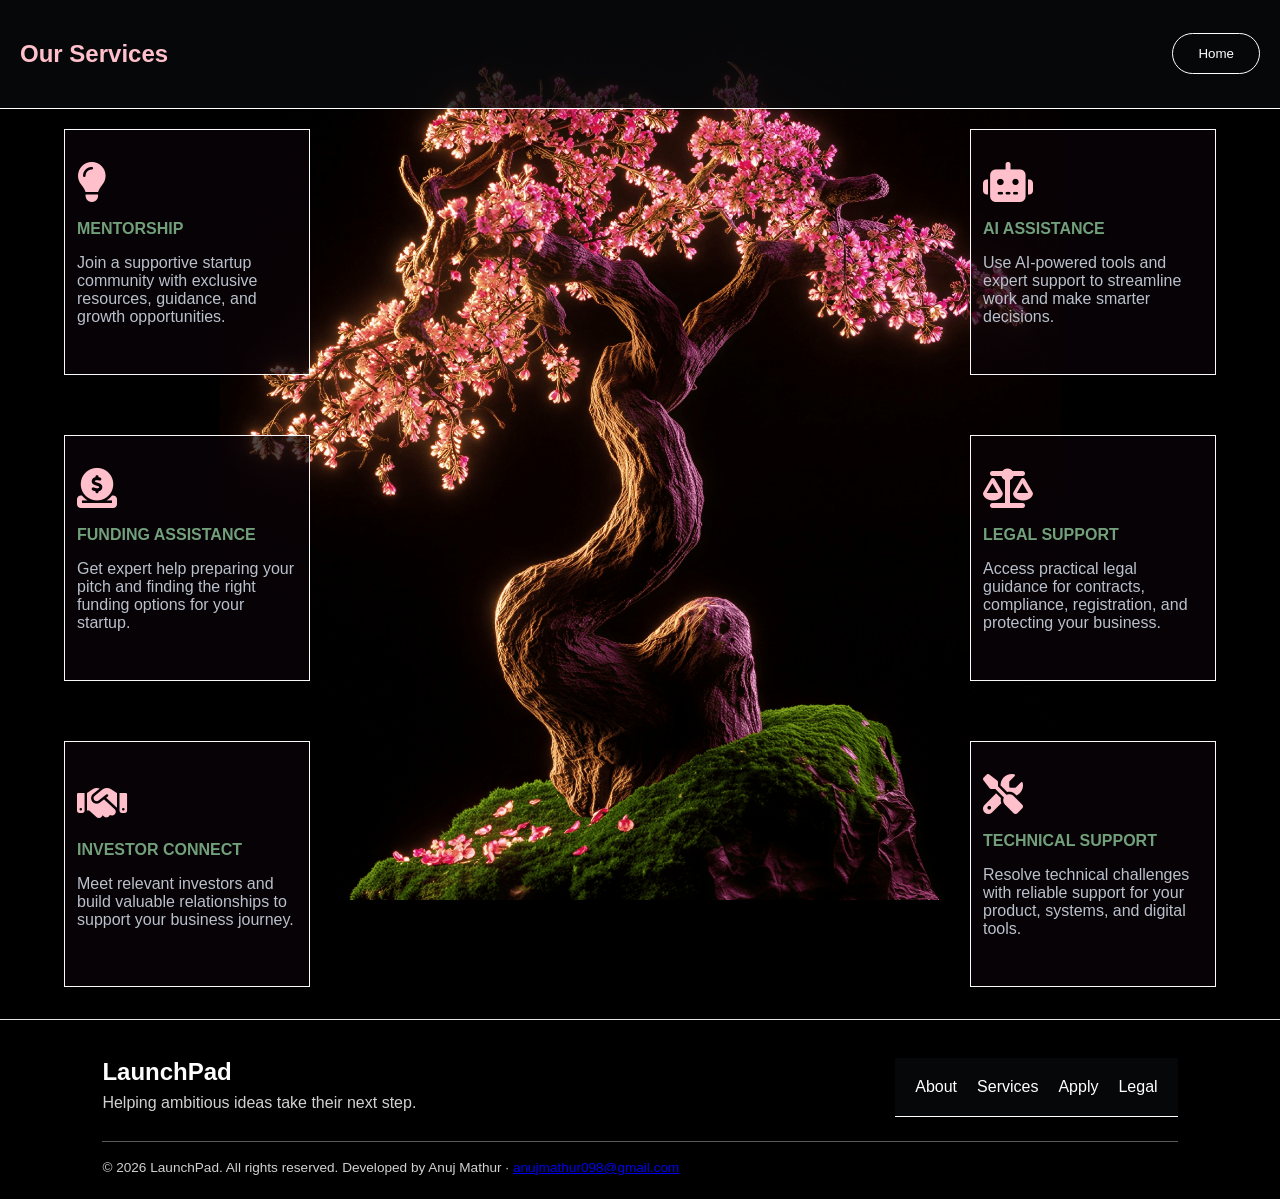
<file: services.html>
﻿<!DOCTYPE html>
<html lang="en">
<head>
    <meta charset="UTF-8">
    <meta name="viewport" content="width=device-width, initial-scale=1.0">
    <title>OUR SERVICES</title>
     <link rel="icon" href="logo.png">
     <link rel="stylesheet" href="services.css">
   <link rel="stylesheet"
      href="https://cdnjs.cloudflare.com/ajax/libs/font-awesome/6.5.2/css/all.min.css">

    <link rel="stylesheet" href="footer.css">
</head>
<body>
    <nav>
        <div class="logo">
         <h1>Our Services</h1>
        </div>
        <button type="button" onclick="window.location.href='index.html';">Home</button>
    </nav>

    <main class="services-layout">
        <div class="service-cards left-cards" aria-label="Services">
            <button type="button" class="service-card" onclick="window.location.href='mentorship.html';"> <i class="fa-solid fa-lightbulb"></i><br><br><span>MENTORSHIP</span><br><p>Join a supportive startup community with exclusive resources, guidance, and growth opportunities.</p>  </button>
           <button type="button" class="service-card" onclick="window.location.href='funding.html';"> <i class="fa-solid fa-circle-dollar-to-slot money-icon"></i><br><br><span>FUNDING ASSISTANCE</span><br><p>Get expert help preparing your pitch and finding the right funding options for your startup.</p>  </button>
            <button type="button" class="service-card" onclick="window.location.href='investor.html';"> <i class="fa-solid fa-handshake shake-icon"></i><br><br><span>INVESTOR CONNECT</span><br><p>Meet relevant investors and build valuable relationships to support your business journey.</p>
            </button>
           
        </div>

        <div class="service-cards right-cards" aria-label="More services">
             <button type="button" class="service-card" onclick="window.location.href='chatbot.html';"><i class="fa-solid fa-robot ai-icon"></i><br><br><span>AI ASSISTANCE</span><br><p>Use AI-powered tools and expert support to streamline work and make smarter decisions.</p></button>
            <button type="button" class="service-card" onclick="window.location.href='legal.html';"> <i class="fa-solid fa-scale-balanced legal-icon"></i><br><br><span>LEGAL SUPPORT</span><br><p>Access practical legal guidance for contracts, compliance, registration, and protecting your business.</p></button>
        
          <button type="button" class="service-card" onclick="window.location.href='tech.html';"><i class="fa-solid fa-screwdriver-wrench tech-icon"></i><br><br><span>TECHNICAL SUPPORT</span><br><p>Resolve technical challenges with reliable support for your product, systems, and digital tools.</p></div>
        
      </button>
    </main>
    <footer class="site-footer">
        <div><h2>LaunchPad</h2><p>Helping ambitious ideas take their next step.</p></div>
        <nav class="footer-links" aria-label="Footer navigation"><a href="about.html">About</a><a href="services.html">Services</a><a href="apply.html">Apply</a><a href="legal.html">Legal</a></nav>
        <p class="copyright">&copy; 2026 LaunchPad. All rights reserved. Developed by Anuj Mathur &middot; <a href="mailto:anujmathur098@gmail.com">anujmathur098@gmail.com</a></p>
    </footer>
</body>
</html>
</file>
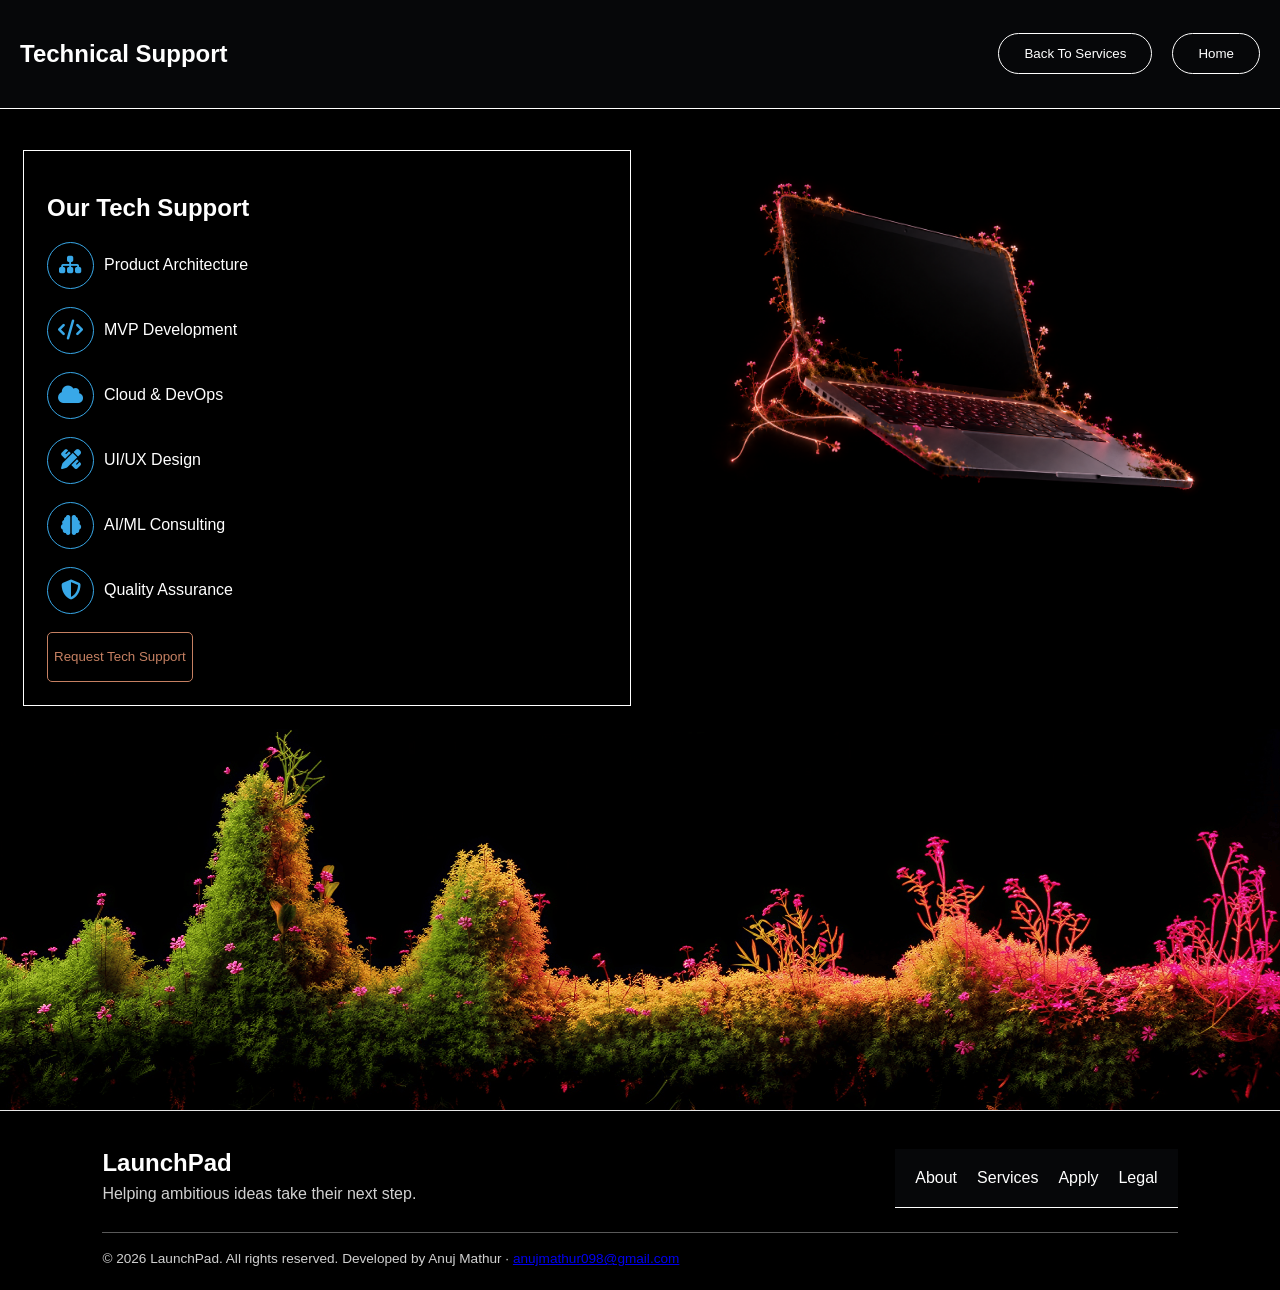
<file: tech.html>
﻿<!DOCTYPE html>
<html lang="en">
<head>
    <meta charset="UTF-8">
    <meta name="viewport" content="width=device-width, initial-scale=1.0">
    <title>FUNDING ASSISTANCE</title>
     <link rel="icon" href="logo.png">
     <link rel="stylesheet" href="tech.css">
      <link rel="stylesheet"
      href="https://cdnjs.cloudflare.com/ajax/libs/font-awesome/6.5.2/css/all.min.css">
    <link rel="stylesheet" href="footer.css">
</head>
<body>
      <nav>
        <div class="logo">
         <h1>Technical Support</h1>
        </div> 
        <div class="butt">
        <button type="button" onclick="window.location.href='services.html';">Back To Services</button>
        <button type="button" onclick="window.location.href='index.html';">Home</button>
        </div>
    </nav>
<br>

        <div class="fund-grid">
           

            <div class="steps">
                <h2>Our Tech Support</h2>
                <div class="person"><i class="fa-solid fa-sitemap tech-icon"></i><p>Product Architecture</p></div>
                <br>
                <div class="person"><i class="fa-solid fa-code tech-icon"></i><p>MVP Development</p></div>
                <br>
                <div class="person"><i class="fa-solid fa-cloud tech-icon"></i><p>Cloud &amp; DevOps</p></div>
                <br>
                <div class="person"><i class="fa-solid fa-pen-ruler tech-icon"></i><p>UI/UX Design</p></div>
                <br>
                <div class="person"><i class="fa-solid fa-brain tech-icon"></i><p>AI/ML Consulting</p></div>
                <br>
                <div class="person"><i class="fa-solid fa-shield-halved tech-icon"></i><p>Quality Assurance</p></div>
                <div class="partners">
                  <br>
                    <button>Request Tech Support</button>
                </div>
            </div>
             <div class="laptop">
             <img src="laptop.png" alt="">
            </div>
        </div>
            <div class="bottom"></div>
    
    <footer class="site-footer">
        <div><h2>LaunchPad</h2><p>Helping ambitious ideas take their next step.</p></div>
        <nav class="footer-links" aria-label="Footer navigation"><a href="about.html">About</a><a href="services.html">Services</a><a href="apply.html">Apply</a><a href="legal.html">Legal</a></nav>
        <p class="copyright">&copy; 2026 LaunchPad. All rights reserved. Developed by Anuj Mathur &middot; <a href="mailto:anujmathur098@gmail.com">anujmathur098@gmail.com</a></p>
    </footer>
</body>
</html>
</file>
<file: style.css>
﻿*{
    margin:0;
    padding:0;
}


body{
    background:black;
    font-family:Arial, Helvetica, sans-serif;
    color:white;
}



nav{
     display:flex;
    justify-content:space-between;
      align-items:center;
      margin: 0px ;
      position: sticky;
      padding: 20px;
    top:0;
    z-index: 10;
    background: rgba(8, 9, 12, .82);
 object-fit:cover;
     border-bottom: 1px solid white;
}



nav ul{

    display:flex;
    gap:25px;
    list-style:none;
    
}

nav ul button{
    padding:8px 14px;
    border:none;
    border-radius:20px;
    background:black;
    color:white;
    cursor:pointer;
}

nav ul button:hover{
    background:#e6e6e6;
    color: black;
}


.login-btn{

    padding:10px 28px;
    border-radius:25px;
    border:none;
    cursor:pointer;
     background:black;
    color:white;

}
.login-btn:hover{
  background:#e6e6e6;
    color: black;    
}

.hero{
    position: relative;

}

.hero-content{

    width:500px;
    padding:50px 40px;


}


.hero h1{

    font-size:48px;
    margin-bottom:20px;
}


.hero p{

    color:lightgray;
    margin-bottom:25px;
}


.buttons{

    display:flex;
    gap:15px;
}


.primary{

    padding:12px 25px;
    border:1px solid white;
    background:transparent;
    color:white;
    border-radius:30px;
    cursor:pointer;
}


.secondary{

    padding:12px 25px;
    border:1px solid white;
    background:transparent;
    color:white;
    border-radius:30px;
    cursor:pointer;
}
.primary:hover{
    background-color: white;
    color: black;
}
.secondary:hover{
    background-color: white;
    color: black;
}







/* startup cards */

.card{

    background:rgba(0,0,0,0.7);

    padding:18px;
    border-radius:18px;

    width:120px;
}


.card h2{

    color:#00ffff;
    margin-bottom:8px;
}


.card span{

    font-size:13px;
}




.featured{

    padding:50px 40px;
}


.featured p{

    margin-top:10px;
    color:gray;
}


.search-div{
    margin-top:30px;
}

.search-div input{
    width:100%;
    max-width:600px;
    box-sizing:border-box;
    padding:12px 18px;
    border:1px solid #d1d5db;
    border-radius:25px;
    font-size:1rem;
}







.grid{

    display:grid;

    grid-template-columns:
    repeat(3,1fr);

    gap:25px;

    margin-top:35px;
}



.startup-card{
    min-height:230px;
    padding:24px;
    border:1px solid rgba(253, 251, 251, 0.989);
    background:black;
    position:relative;
    overflow:hidden;
    display:flex;
    flex-direction:column;
    transition:transform 280ms ease, box-shadow 280ms ease, border-color 280ms ease;
    
}

.startup-card h4{
    margin:16px 0 10px;
    font-size:25px;
    letter-spacing:-0.5px;
}

.startup-card p{
    margin:0;
    color:#b9c1cc;
    font-size:14px;
    line-height:1.5;
}

.startup-category{
    width:max-content;
    padding:6px 10px;
    border:1px solid currentColor;
    border-radius:999px;
    color:#5cecff;
    font-size:10px;
    font-weight:bold;
    letter-spacing:1.2px;
}

.startup-link{
    display:inline-block;
    width:max-content;
    margin-top:18px;
    padding:8px 12px;
    border:1px solid #5cecff;
    border-radius:999px;
    color:#5cecff;
    font-size:12px;
    font-weight:bold;
    text-decoration:none;
}

.startup-link:hover{
    background:#5cecff;
    color:#071019;
}


.startup-card:hover{
     transform:translateY(-8px) scale(1.02);
     border-color:#00ffff;
     box-shadow:0 16px 30px rgba(0, 255, 255, 0.22);
}

/* review card */

.review p{
    margin-top:60px;
     margin-bottom:10px;
}


.review-card{
    min-height:200px;
    padding:24px;
    border:1px solid rgba(253, 251, 251, 0.989);
    background:black;
    position:relative;
    overflow:hidden;
    transition:transform 280ms ease, box-shadow 280ms ease, border-color 280ms ease;
    display:flex;
    flex-direction:column;
    align-items:flex-start;
    justify-content:center;

}


.review-card p{
    margin:12px 0 16px;
    color:#dedede;
    line-height:1.5;
}

.review-card h4{
    margin:0 0 4px;
    color:#fff;
}

.review-card span{
    color:#fc51a5;
    font-size:14px;
}


.review-card:hover{
    transform:translateY(-8px) scale(1.02);
    border-color:rgb(252, 81, 165);
    box-shadow:0 16px 30px rgb(252, 81, 165);
}

.review-card::after{
    content:"";
    position:absolute;
    inset:-60%;
    background:linear-gradient(110deg, transparent 42%, rgba(255,255,255,0.22) 50%, transparent 58%);
    transform:translateX(-55%) rotate(8deg);
    transition:transform 550ms ease;
    pointer-events:none;
}

.review-card:hover::after{
    transform:translateX(55%) rotate(8deg);
}

/* GLOWING IMAGE */



.about-div{
    display:flex;
    align-items:stretch;
    min-height:360px;
    margin-right:-40px;
}

.about-content{
    max-width:510px;
    padding:50px 40px;
}

.glow-image{
    min-width:0;
    flex:1;
    overflow:hidden;
}

.glow-image img{
    display:block;
    width:100%;
    height:100%; 
    object-fit:cover;
    object-position:center;
}


.about-label{
    font-size:13px;
    font-weight:bold;
    letter-spacing:2px;
    
}

.about-content h2{
    font-size:42px;
    line-height:1.1;
    margin-bottom:18px;
}

/* CSS-only hero slider */
.hero-slider {
    position: absolute;
    inset: 0;
    z-index: 0;
}

.hero-slider .slide {
    position: absolute;
    inset: 0;
    opacity: 0;
    animation: slideFade 9s infinite;
      animation-fill-mode: forwards;
}

.hero-slider .slide img {
    width: 100%;
    height: 100%;
    object-fit: cover;
    display: block;
}

.hero-content {
    position: relative;
    z-index: 2;
}

/* Stagger so each slide shows ~3s */
.hero-slider .slide:nth-child(1) { animation-delay: 0s; }
.hero-slider .slide:nth-child(2) { animation-delay: 3s; }
.hero-slider .slide:nth-child(3) { animation-delay: 6s; }
@keyframes slideFade {
    0%   { opacity: 0; transform: scale(1.02); }
    8%   { opacity: 1; transform: scale(1); }
    33%  { opacity: 1; transform: scale(1); }
    41%  { opacity: 0; transform: scale(0.98); }
    100% { opacity: 0; transform: scale(0.98); }
}

@media (prefers-reduced-motion: reduce) {
    .hero-slider .slide { animation: none; opacity: 1; position: static; }
    .hero-slider { position: static; }
}

.about-content p{
    color:lightgray;
    line-height:1.6;
    margin-bottom:25px;
}

.about-button{
    padding:12px 22px;
    border:1px solid white;
    border-radius:25px;
    background:transparent;
    color:white;
    cursor:pointer;
}

.about-button:hover{
    background:white;
    color:black;
}


/* RESPONSIVE */



.startup-card::after{
    content:"";
    position:absolute;
    inset:-60%;
    background:linear-gradient(110deg, transparent 42%, rgba(255,255,255,0.22) 50%, transparent 58%);
    transform:translateX(-55%) rotate(8deg);
    transition:transform 550ms ease;
    pointer-events:none;
}

.startup-card:hover::after{
    transform:translateX(55%) rotate(8deg);
}


@media (max-width: 720px) {
    nav { padding: 14px 18px; flex-wrap: wrap; gap: 12px; }
    .logo { flex: 1; }
    .logo img { width: 118px; height: auto; }
    nav ul { order: 3; width: 100%; justify-content: space-between; gap: 5px; overflow-x: auto; padding-bottom: 2px; }
    nav ul button { padding: 8px 10px; font-size: .74rem; white-space: nowrap; }
    .login-btn { padding: 9px 14px; font-size: .8rem; }
    .hero-content { width: auto; padding: 72px 24px; }
    .hero h1 { font-size: clamp(2.5rem, 12vw, 3.7rem); }
    .buttons { flex-wrap: wrap; }
    .featured { padding: 38px 20px; }
    .search-section input, .search-div input { width: 100%; max-width: 100%; }
    .grid { grid-template-columns: 1fr; gap: 16px; margin-top: 24px; }
    .startup-card, .review-card { min-height: auto; padding: 20px; }
    .review p { margin-top: 42px; }
    .about-div { display: block; min-height: 0; margin-right: 0; }
    .about-content { padding: 42px 20px 28px; }
    .about-content h2 { font-size: clamp(2rem, 9vw, 2.7rem); }
    .glow-image { height: 240px; }
}
</file>
<file: footer.css>
﻿.site-footer {
    display: grid;
    grid-template-columns: 1fr auto;
    gap: 24px;
    padding: 38px max(40px, 8vw) 24px;
    border-top: solid 1px #e6e6e6;
    background: black;
    color: white;
    font-family: Arial, Helvetica, sans-serif;
}

.site-footer h2 { margin: 0 0 8px; font-size: 1.5rem; }
.site-footer p { margin: 0; color: rgba(255, 255, 255, .82); }
.site-footer .footer-links { display: flex; align-items: start; gap: 20px; }
.site-footer .footer-links a { color: white; text-decoration: none; }
.site-footer .footer-links a:hover { text-decoration: underline; }
.site-footer .copyright { grid-column: 1 / -1; padding-top: 18px; border-top: 1px solid rgba(255, 255, 255, .35); font-size: .85rem; }

@media (max-width: 640px) {
    .site-footer { grid-template-columns: 1fr; gap: 20px; padding: 30px 24px 20px; }
    .site-footer .footer-links { flex-wrap: wrap; gap: 12px 18px; }
    .site-footer .copyright { padding-top: 16px; }
}
</file>
<file: about.css>
﻿body{ min-height: 100vh;
    margin: 0;
    background-color: black;
    font-family:Arial, Helvetica, sans-serif;
    color:white;
    overflow-x:hidden;
    display:flex;
    flex-direction:column;

}


    nav{
     display:flex;
    justify-content:space-between;
      align-items:center;
      margin: 0px ;
      position: sticky;
      padding: 20px;
    top:0;
    z-index: 10;
    background: rgba(8, 9, 12, .82);
 object-fit:cover;
     opacity: 100%;
     border-bottom: 1px solid white;
}

    nav h1{
    color: #F4763C;
}
nav button{
     padding:12px 25px;
    border:1px solid white;
    background:transparent;
    color:white;
    border-radius:30px;
    cursor:pointer;
}
nav button:hover{
    background-color: white;
    color: black;
}

.text{
    max-width:760px;
    padding:30px 40px;
}


.vision-mission{
    display:grid;
    gap:24px;
    padding:20px 40px;
}

.values-section{
    padding:20px 40px;
}

.purpose-card{
    flex:1;
    padding:28px;
    border:1px solid white;
    background: black;
    overflow: hidden;
    transition: transform 280ms ease, box-shadow 280ms ease, border-color 280ms ease;
}

.purpose-card h2{
    margin:14px;
    color: white;
    font-size:26px;
}

.purpose-card p{
    margin:0;
    color:#d1d1d1;
    line-height:1.6;
}


 .bottom{
    width: 100%;

    aspect-ratio:2720 / 811;
    background-image:url("grass.png");
    background-repeat:no-repeat;
    background-position:center bottom;
    background-size:100% 100%;
    pointer-events:none;
 }

 .purpose-card:hover{
    transform:translateY(-8px) scale(1.02);
    border-color:#de8257;
    box-shadow:0 16px 30px #F4763C;
}

.purpose-card::after{
    content:"";
    position:absolute;
    inset:-60%;
    background:linear-gradient(110deg, transparent 42%, rgba(255,255,255,0.22) 50%, transparent 58%);
    transform:translateX(-55%) rotate(8deg);
    transition:transform 550ms ease;
    pointer-events:none;
}

.purpose-card:hover::after{
    transform:translateX(55%) rotate(8deg);
}

@media (max-width: 640px) {
    nav { padding: 15px 20px; }
    nav h1 { font-size: 1.25rem; }
    nav button { padding: 9px 16px; }
    .text, .vision-mission, .values-section { padding-right: 20px; padding-left: 20px; }
    .text { padding-top: 24px; }
    .purpose-card { padding: 20px; }
    .purpose-card h2 { margin: 0 0 12px; font-size: 1.4rem; }
}
</file>
<file: application-details.css>
﻿body {
    min-height: 100vh;
    margin: 0;
    background: #08090c;
    color: white;
    font-family: Arial, Helvetica, sans-serif;
}

nav {
    position: sticky;
    top: 0;
    z-index: 10;
    display: flex;
    justify-content: space-between;
    align-items: center;
    padding: 20px;
    background: rgba(8, 9, 12, .88);
    border-bottom: 1px solid white;
}

nav h1 { margin: 0; }
.nav-actions { display: flex; gap: 10px; }

button {
    padding: 12px 20px;
    border: 1px solid white;
    border-radius: 30px;
    background: transparent;
    color: white;
    font: inherit;
    cursor: pointer;
}

button:hover { background: white; color: #08090c; }

.hero, .application-layout { width: min(1180px, 92vw); margin-inline: auto; }

.hero { padding: 72px 0 30px; }
.hero p, .eyebrow { margin: 0 0 8px; color: #ff9ecb; font-size: .8rem; font-weight: 700; letter-spacing: .18em; }
.hero h2 { margin: 0 0 12px; font-size: clamp(2.3rem, 6vw, 4.5rem); }
.hero span { color: rgba(255, 255, 255, .7); }

.application-layout { margin-bottom: 56px; }
.panel {
    padding: 28px;
    border: 1px solid rgba(255, 255, 255, .45);
    border-radius: 18px;
    background: rgba(7, 9, 13, .86);
    box-shadow: 0 18px 45px rgba(0, 0, 0, .38);
}

.panel-heading { display: flex; justify-content: space-between; gap: 20px; align-items: start; padding-bottom: 20px; border-bottom: 1px solid rgba(255,255,255,.24); }
.panel-heading h2 { margin: 0; font-size: 2rem; }
.saved-label { padding: 8px 12px; border-radius: 20px; background: rgba(255, 118, 181, .15); color: #ff9ecb; white-space: nowrap; }
.application-actions { display: flex; align-items: center; flex-wrap: wrap; justify-content: end; gap: 10px; }
.delete-button { border-color: #ff8b8b; color: #ffabab; }
.delete-button:hover { background: #c94a4a; border-color: #c94a4a; color: white; }
.details-grid { display: grid; grid-template-columns: repeat(2, 1fr); gap: 26px; padding-top: 12px; }
.detail-section h3 { margin-bottom: 14px; color: #ff9ecb; }
.full-width { grid-column: 1 / -1; }
dl { margin: 0; }
dt { margin-top: 14px; color: rgba(255, 255, 255, .6); font-size: .86rem; }
dd { margin: 5px 0 0; line-height: 1.5; white-space: pre-wrap; }
.service-tags { display: flex; flex-wrap: wrap; gap: 10px; color: rgba(255,255,255,.7); }
.service-tags span { padding: 8px 12px; border-radius: 20px; background: rgba(255, 118, 181, .15); color: #ffb4d6; text-transform: capitalize; }
.empty-state { text-align: center; padding: 50px 28px; }
.empty-state h2 { margin-top: 0; }
.empty-state p { color: rgba(255,255,255,.7); margin-bottom: 24px; }
.empty-state button { background: #ff76b5; border-color: #ff76b5; color: #160712; font-weight: 700; }

@media (max-width: 650px) {
    nav { padding: 15px 20px; align-items: flex-start; gap: 15px; flex-direction: column; }
    nav h1 { font-size: 1.25rem; }
    .nav-actions { width: 100%; }
    nav button { flex: 1; padding: 10px 12px; font-size: .85rem; }
    .hero { padding: 46px 0 24px; }
    .panel { padding: 20px 16px; }
    .details-grid { grid-template-columns: 1fr; }
    .full-width { grid-column: auto; }
    .panel-heading { flex-direction: column; }
    .application-actions { justify-content: start; }
}
</file>
<file: apply.css>
﻿body{ min-height: 100vh;
    margin: 0;
    background-color: #08090c;
    font-family:Arial, Helvetica, sans-serif;
    color:white;
    overflow-x:hidden;
}


.background-video{
    width:100%;
    height:100%;
    object-fit:cover;
    pointer-events:none;
}


   nav{
     display:flex;
    justify-content:space-between;
      align-items:center;
      margin: 0px ;
      position: sticky;
      padding: 20px;
    top:0;
    z-index: 10;
    background: rgba(8, 9, 12, .82);
 object-fit:cover;
     opacity: 100%;
     border-bottom: 1px solid white;
}

 nav h1{
    color: white;
}

nav button{
     padding:12px 25px;
    border:1px solid white;
    background:transparent;
    color:white;
    border-radius:30px;
    cursor:pointer;
}
nav button:hover{
    background-color: white;
    color: black;
}

.hero-copy {
    position: absolute;
    left: 8vw;
    bottom: 13vh;
    max-width: 620px;
}
.hero-copy p { margin: 0 0 8px; color: #ff9ecb; font-size: .8rem; font-weight: 700; letter-spacing: .18em; }
.hero-copy h2 { margin: 0; font-size: clamp(2.5rem, 7vw, 5.5rem); }

.application-layout {
    display: block;
    width: min(1180px, 92vw);
    margin: 56px auto;
}

.form-panel {
    padding: 28px;
    border: 1px solid rgba(255, 255, 255, .45);
    border-radius: 18px;
    background: rgba(7, 9, 13, .86);
    box-shadow: 0 18px 45px rgba(0, 0, 0, .38);
}

.eyebrow { margin: 0 0 7px; 
    color: #ff9ecb; font-size: .75rem; 
    font-weight: 700; 
    letter-spacing: .16em; 
}

fieldset { 
     border: 0; }
     
.form-columns { display: grid; grid-template-columns: 1fr 1fr; }


.form-columns .personal-info { 
    border-right: 1px solid rgba(255,255,255,.24); 
}


label { display: block; 
    margin: 12px 0 6px; 
 }

input, select, textarea {
    width: 100%;
    box-sizing: border-box;
    padding: 11px 12px;
    border: 1px solid rgba(255,255,255,.42);
    border-radius: 8px;
    background: rgba(255,255,255,.08);
    color: white;
    font: inherit;
}
select option { background: #151821; }


input:focus, select:focus, textarea:focus { outline: 2px solid #ff8fc3; border-color: transparent; }

.service-options input { width: auto; accent-color: #ff76b5; }
.submit-button { width: 100%; padding: 13px 20px; border: 0;  background: #ff76b5; color: #160712; font: inherit; font-weight: 700; cursor: pointer; margin-top: 10px; }

.submit-button:hover { background: white; }

.form-status {
    min-height: 1.25em;
    margin: 12px 0 0;
}

.form-status.success { color: #9ff2bd; }
.form-status.error { color: #ff9e9e; }

@media (max-width: 640px) {
    nav { padding: 15px 20px; }
    nav h1 { font-size: 1.2rem; }
    nav button { padding: 9px 16px; }
    .hero-copy { position: static; width: min(92vw, 620px); margin: 42px auto 0; }
    .hero-copy h2 { font-size: clamp(2.3rem, 12vw, 3.8rem); }
    .background-video { display: none; }
    .application-layout { width: min(92vw, 560px); margin: 32px auto; }
    .form-panel { padding: 20px 16px; }
    fieldset { padding: 0; }
    .form-columns { grid-template-columns: 1fr; gap: 20px; }
    .form-columns .personal-info { border: 0; border-bottom: 1px solid rgba(255,255,255,.24); padding-bottom: 18px; }
}
</file>
<file: chatbot.css>
﻿* { box-sizing: border-box; }

.hero { position: relative; height: clamp(340px, 48vw, 470px); overflow: hidden; background: #130b18; }
.background-video { position: absolute; inset: 0; width: 100%; height: 100%; object-fit: cover; pointer-events: none; }
.hero::after { content: ""; position: absolute; inset: 0; background: linear-gradient(90deg, rgba(8, 9, 12, .9) 0%, rgba(8, 9, 12, .56) 52%, rgba(8, 9, 12, .18) 100%); }
.hero-overlay { position: relative; z-index: 1; display: flex; align-items: center; justify-content: space-between; width: min(1180px, 92vw); height: 100%; margin: 0 auto; }
.hero-copy { width: min(520px, 55%); }
.hero-copy p { margin: 0 0 10px; color: #ff9ecb; font-size: .8rem; font-weight: 700; letter-spacing: .18em; }
.hero-copy h1 { margin: 0; font-size: clamp(2.4rem, 5vw, 4.8rem); line-height: 1.04; }
.hero-tree { align-self: end; width: min(38vw, 420px); max-height: 90%; object-fit: contain; object-position: bottom right; pointer-events: none; }

body { min-height: 100vh; margin: 0; background: #08090c; color: white; font-family: Arial, Helvetica, sans-serif; }

nav { position: sticky; top: 0; z-index: 10; display: flex; justify-content: space-between; align-items: center; padding: 20px; background: rgba(8, 9, 12, .88); border-bottom: 1px solid white; }
nav h1 { margin: 0; font-size: 1.45rem; }
.nav-actions { display: flex; gap: 10px; }
button { border: 1px solid white; border-radius: 30px; background: transparent; color: white; font: inherit; cursor: pointer; transition: background .2s ease, color .2s ease, border-color .2s ease; }
nav button { padding: 12px 20px; }
button:hover:not(:disabled) { background: white; color: #08090c; }
button:disabled { cursor: wait; opacity: .55; }
button:focus-visible, textarea:focus-visible { outline: 2px solid #ff9ecb; outline-offset: 3px; }

.page-shell { position: relative; z-index: 2; width: min(1000px, 92vw); margin: 0 auto; padding: 0 0 56px; }
.chatbot { overflow: hidden; border: 1px solid rgba(255, 255, 255, .45); border-radius: 18px; background: rgba(7, 9, 13, .86); box-shadow: 0 18px 45px rgba(0, 0, 0, .38); }
.chat-header { display: flex; justify-content: space-between; align-items: start; gap: 20px; padding: 30px 30px 24px; border-bottom: 1px solid rgba(255, 255, 255, .24); }
.eyebrow { margin: 0 0 8px; color: #ff9ecb; font-size: .78rem; font-weight: 700; letter-spacing: .18em; }
.chat-header h2 { margin: 0 0 9px; font-size: clamp(1.8rem, 4vw, 2.7rem); }
.brand-subtitle { margin: 0; color: rgba(255, 255, 255, .7); }
.application-instruction { max-width: 590px; margin: 18px 0 12px; color: rgba(255, 255, 255, .78); line-height: 1.5; }
.application-button { padding: 10px 16px; border-color: #ff76b5; background: rgba(255, 118, 181, .12); color: #ffb4d6; font-weight: 700; }
.application-button:hover:not(:disabled) { background: #ff76b5; color: #160712; }
.status { display: inline-flex; align-items: center; gap: 8px; padding: 8px 12px; border-radius: 20px; background: rgba(255, 118, 181, .15); color: #ffb4d6; font-size: .85rem; white-space: nowrap; }
.status span { width: 8px; height: 8px; border-radius: 50%; background: #9ff2bd; box-shadow: 0 0 10px #9ff2bd; }

.messages { display: flex; flex-direction: column; gap: 18px; height: min(47vh, 500px); min-height: 280px; overflow-y: auto; padding: 26px 30px; scrollbar-color: rgba(255, 158, 203, .6) transparent; }
.message { display: flex; align-items: flex-start; gap: 10px; max-width: 85%; }
.message.user { align-self: flex-end; flex-direction: row-reverse; }
.avatar { display: grid; flex: 0 0 34px; width: 34px; height: 34px; place-items: center; border: 1px solid rgba(255, 255, 255, .4); border-radius: 50%; color: #ffb4d6; font-size: .9rem; font-weight: 700; }
.user .avatar { border-color: #ff76b5; background: #ff76b5; color: #160712; }
.message-content { min-width: 0; }
.bubble { padding: 12px 15px; border: 1px solid rgba(255, 255, 255, .22); border-radius: 4px 15px 15px; background: rgba(255, 255, 255, .07); color: rgba(255, 255, 255, .92); line-height: 1.55; white-space: pre-wrap; }
.user .bubble { border-color: #ff76b5; border-radius: 15px 4px 15px 15px; background: #ff76b5; color: #160712; }
.timestamp { display: block; margin: 5px 3px 0; color: rgba(255, 255, 255, .45); font-size: .72rem; }
.user .timestamp { text-align: right; }
.typing .bubble { display: flex; gap: 5px; align-items: center; min-height: 43px; }
.typing-dot { width: 6px; height: 6px; border-radius: 50%; background: #ff9ecb; animation: bounce 1s infinite ease-in-out; }
.typing-dot:nth-child(2) { animation-delay: .15s; }
.typing-dot:nth-child(3) { animation-delay: .3s; }
@keyframes bounce { 50% { transform: translateY(-4px); opacity: .55; } }

.suggestions { padding: 18px 30px; border-top: 1px solid rgba(255, 255, 255, .16); }
.suggestions > p { margin: 0 0 12px; color: #ff9ecb; font-size: .78rem; font-weight: 700; letter-spacing: .1em; text-transform: uppercase; }
.suggestion-list { display: flex; flex-wrap: wrap; gap: 9px; }
.suggestion-list button { padding: 8px 12px; border-color: rgba(255, 255, 255, .32); color: rgba(255, 255, 255, .82); font-size: .85rem; }
.suggestion-list button:hover:not(:disabled) { border-color: #ff9ecb; background: rgba(255, 118, 181, .15); color: #ffb4d6; }
.input-area { display: flex; align-items: end; gap: 12px; padding: 18px 30px 10px; }
textarea { width: 100%; min-height: 48px; max-height: 150px; resize: none; padding: 13px 15px; border: 1px solid rgba(255, 255, 255, .42); border-radius: 10px; background: rgba(255, 255, 255, .08); color: white; font: inherit; line-height: 1.35; }
textarea::placeholder { color: rgba(255, 255, 255, .48); }
.send-button { flex: 0 0 auto; padding: 13px 17px; border-color: #ff76b5; background: #ff76b5; color: #160712; font-weight: 700; }
.send-button:hover:not(:disabled) { border-color: white; }
.input-hint { margin: 0; padding: 0 30px 22px; color: rgba(255, 255, 255, .48); font-size: .76rem; }
.sr-only { position: absolute; width: 1px; height: 1px; padding: 0; margin: -1px; overflow: hidden; clip: rect(0, 0, 0, 0); white-space: nowrap; border: 0; }

@media (max-width: 640px) {
    nav { padding: 15px 20px; align-items: flex-start; gap: 12px; flex-direction: column; }
    nav h1 { font-size: 1.25rem; }
    .nav-actions { width: 100%; }
    nav button { flex: 1; padding: 10px 12px; font-size: .85rem; }
    .hero { height: 310px; }
    .hero::after { background: linear-gradient(90deg, rgba(8,9,12,.92), rgba(8,9,12,.48)); }
    .hero-copy { width: 100%; }
    .hero-copy h1 { font-size: clamp(2.25rem, 11vw, 3.4rem); }
    .hero-tree { width: 42vw; opacity: .72; }
    .page-shell { width: min(94vw, 560px); padding-bottom: 34px; }
    .chat-header { padding: 22px 18px 18px; flex-direction: column; }
    .messages { min-height: 260px; height: 48vh; padding: 20px 16px; gap: 14px; }
    .message { max-width: 94%; }
    .suggestions { padding: 16px; }
    .input-area { padding: 16px 16px 8px; align-items: stretch; flex-direction: column; }
    .send-button { width: 100%; }
    .input-hint { padding: 0 16px 18px; }
}
</file>
<file: funding.css>
﻿body{ min-height: 100vh;
    margin: 0;
    background-color: black;
    font-family:Arial, Helvetica, sans-serif;
    color:white;
    overflow-x:hidden;
    display:flex;
    flex-direction:column;

}


     nav{
     display:flex;
    justify-content:space-between;
      align-items:center;
      margin: 0px ;
      position: sticky;
      padding: 20px;
    top:0;
    z-index: 10;
    background: rgba(8, 9, 12, .82);
 object-fit:cover;
     opacity: 100%;
     border-bottom: 1px solid white;
}

.butt{  display:flex;
    gap: 20px;
}

 nav h1{
    color: white;
}

nav button{
     padding:12px 25px;
    border:1px solid white;
    background:transparent;
    color:white;
    border-radius:30px;
    cursor:pointer;
}
nav button:hover{
    background-color: white;
    color: black;
}
.fund-grid {
    display: grid;
    grid-template-columns: 2fr 2fr;
    gap: 18px;
     padding: 23px;
}
.fun{
    border: 1px solid white;
    background: black;
    gap: 18px;
     padding: 23px;
}
.fund-grid button{
    width: 140px;
    height: 50px;
    border-radius: 5px;
     border:1px solid  #c68062;
      cursor:pointer;
      background: black;
      color: #c68062;
}
.fund-grid button:hover{
    background-color:  #c68062;
    color: black;
}
.steps{
      border: 1px solid white;
    background: black;
    gap: 18px;
     padding: 23px;
}
.person img{height: 60px;
    width:60px;
    border-radius: 100%;
    border: 1px solid white;


}
.person {
  display: flex;
  align-items: center; /* vertically centers paragraph with image */
  gap: 10px;           /* space between image and text */
}


.person p {
  margin: 0; /* removes default paragraph spacing */
}

.bottom{
    width: 100%;

    aspect-ratio:2720 / 811;
    background-image:url("peak.png");
    background-repeat:no-repeat;
    background-position:center bottom;
    background-size:100% 100%;
    pointer-events:none;
 }

 .fun i{
    color: rgb(46, 209, 154);
     font-size: 40px;
     
 }

 .steps i{
    width: 45px;
  height: 45px;
  display: inline-flex;
  align-items: center;
  justify-content: center;

  border: 1px solid white;
  border-radius: 50%;
  font-size: 20px;
    
 }

@media (max-width: 640px) {
    nav { padding: 15px 20px; align-items: flex-start; gap: 14px; flex-direction: column; }
    nav h1 { margin: 0; font-size: 1.25rem; }
    .butt { width: 100%; gap: 10px; }
    nav button { flex: 1; padding: 10px 12px; font-size: .82rem; }
    .fund-grid { grid-template-columns: 1fr; padding: 16px; }
    .fun, .steps { padding: 20px; }
}
</file>
<file: gallery.css>
﻿:root {
    color-scheme: dark;
}

* {
    box-sizing: border-box;
}

body {
    min-height: 100vh;
    margin: 0;
    background: #05070a;
    color: #fff;
    font-family: Arial, Helvetica, sans-serif;
}

nav {
    position: sticky;
    top: 0;
    z-index: 10;
    display: flex;
    align-items: center;
    justify-content: space-between;
    padding: 18px 5vw;
    background: rgba(5, 7, 10, 0.88);
    backdrop-filter: blur(12px);
    border-bottom: 1px solid rgba(255, 255, 255, 0.16);
}

.brand {
    color: #f4763c;
    font-size: 1.25rem;
    font-weight: 700;
    text-decoration: none;
}

nav button {
    padding: 10px 22px;
    border: 1px solid rgba(255, 255, 255, 0.8);
    border-radius: 999px;
    background: transparent;
    color: #fff;
    cursor: pointer;
    transition: background 180ms ease, color 180ms ease;
}

nav button:hover {
    background: #fff;
    color: #05070a;
}

main {
    width: min(1180px, 90vw);
    margin: 0 auto;
}

.gallery-intro {
    max-width: 660px;
    padding: 88px 0 46px;
}

.eyebrow {
    margin: 0 0 15px;
    color: #f4763c;
    font-size: 0.72rem;
    font-weight: 700;
    letter-spacing: 0.18em;
}

.gallery-intro h1 {
    margin: 0;
    font-size: clamp(3rem, 8vw, 6.3rem);
    letter-spacing: -0.07em;
    line-height: 0.9;
}

.gallery-intro > p:last-child {
    max-width: 530px;
    margin: 24px 0 0;
    color: #b9c1cc;
    font-size: 1.05rem;
    line-height: 1.65;
}

.gallery-grid {
    display: grid;
    grid-template-columns: repeat(2, minmax(0, 1fr));
    gap: 22px;
    padding-bottom: 80px;
}

.gallery-card {
    position: relative;
    min-height: 340px;
    margin: 0;
    overflow: hidden;
    background: #10151d;
}

.gallery-card--wide {
    grid-column: span 2;
    min-height: 470px;
}

.gallery-card img {
    width: 100%;
    height: 100%;
    position: absolute;
    inset: 0;
    display: block;
    object-fit: cover;
    transition: transform 500ms ease;
}

.gallery-card::after {
    content: "";
    position: absolute;
    inset: 0;
    background: linear-gradient(180deg, transparent 45%, rgba(0, 0, 0, 0.78));
    pointer-events: none;
}

.gallery-card:hover img {
    transform: scale(1.05);
}

figcaption {
    position: absolute;
    right: 24px;
    bottom: 22px;
    left: 24px;
    z-index: 1;
    display: flex;
    align-items: center;
    gap: 11px;
    font-size: clamp(1.1rem, 2vw, 1.45rem);
    font-weight: 700;
}

figcaption span {
    color: #f4763c;
    font-size: 0.75rem;
    letter-spacing: 0.08em;
}

@media (max-width: 680px) {
    nav { padding: 15px 20px; }
    .gallery-intro {
        padding: 64px 0 36px;
    }

    .gallery-grid {
        grid-template-columns: 1fr;
        gap: 16px;
    }

    .gallery-card,
    .gallery-card--wide {
        grid-column: auto;
        min-height: 300px;
    }
}
</file>
<file: investor.css>
﻿

body {
    margin: 0;
    min-height: 100vh;
    color: #f7faff;
    font-family: Arial, Helvetica, sans-serif;
    background:black;
}

 nav{
     display:flex;
    justify-content:space-between;
      align-items:center;
      margin: 0px ;
      position: sticky;
      padding: 20px;
    top:0;
    z-index: 10;
    background: rgba(8, 9, 12, .82);
 object-fit:cover;
     opacity: 100%;
     border-bottom: 1px solid white;
}



nav button {
    padding: 10px 22px;
    border: 1px solid white;
    border-radius: 25px;
    color: white;
    cursor: pointer;
    font-weight: 700;
    background: black;
   
}
nav button:hover{
    color: black;
    background-color: #f7faff;
}

.butt{  display:flex;
    gap: 20px;
}

.investor-connect {
    max-width:100%;
    padding:30px 40px;
    box-sizing: border-box;

}


.connect-grid {
    display: grid;
    grid-template-columns: 1.15fr 0.85fr;
    gap: 18px;
}

.panel,
.stats article {
    border: 1px solid white;
    background: black;
}

.panel {
    padding: 23px;
}



.event-row {
    min-height: 66px;
    display: grid;
    grid-template-columns: 47px 1fr auto;
    align-items: center;
    gap: 10px;
    border-top: 1px solid rgba(163, 190, 219, 0.1);
}

.event-row time {
    display: flex;
    flex-direction: column;
    align-items: center;
    line-height: 1;
}


.event-row time span {
    margin-top: 4px;
    color: #a5b5c6;
    font-size: 10px;
    font-weight: bold;
}

.event-row h3 {
    margin: 0;
    font-size: 14px;
}

.event-row p {
    margin: 4px 0 0;
    color: #8e9fb1;
    font-size: 11px;
}

.event-row button {
    padding: 8px 11px;
    border: 1px solid  #c68062 ;
    border-radius: 5px;
    color:  #c68062;
    cursor: pointer;
    font-weight: bold;
    background: black;
}
.event-row button:hover {
    background-color:  #c68062;
    color: black;
}


.partners {
    min-height: 185px;
    display: grid;
    grid-template-columns: 1fr 1fr;
    place-items: center;
    text-align: center;
}

.partners span {
    display: block;
}

.accel {
    font-family: Georgia, serif;
    font-size: 29px;
}

.matrix {
    font-size: 20px;
    font-weight: 800;
    line-height: 0.8;
}

.partners small {
    display: block;
    font-size: 9px;
    font-weight: normal;
}

.sequoia {
    font-size: 18px;
    font-weight: 800;
    letter-spacing: 2px;
}

.blume {
    color: #bcd3e9;
    font-size: 20px;
    font-weight: bold;
}

.blume small {
    margin-left: 29px;
    font-size: 10px;
}

.stats {
    display: grid;
    grid-template-columns: repeat(3, 1fr);
    gap: 14px;
    margin-top: 18px;
}

.stats article {
    min-height: 91px;
    padding: 17px 22px;
    display: flex;
    align-items: center;
    gap: 15px;
}

.stat-icon {
    color: #d6a51f;
    font-size: 26px;
}

.stats strong {
    font-size: 20px;
}

.stats p {
    margin: 4px 0 0;
    color: #a9b7c5;
    font-size: 11px;
}

 .bottom{
    /* Extend the connection artwork beyond the main content padding. */
    width: calc(100% + 80px);
    margin-left: -40px;

    aspect-ratio:2720 / 811;
    background-image:url("connection.png");
    background-repeat:no-repeat;
    background-position:center bottom;
    background-size:100% 100%;
    pointer-events:none;
 }

@media (max-width: 640px) {
    nav { padding: 15px 20px; align-items: flex-start; gap: 14px; flex-direction: column; }
    nav h1 { margin: 0; font-size: 1.25rem; }
    .butt { width: 100%; gap: 10px; }
    nav button { flex: 1; padding: 10px 12px; font-size: .82rem; }
    .investor-connect { padding: 24px 16px; }
    .connect-grid, .stats { grid-template-columns: 1fr; }
    .panel { padding: 18px; }
    .event-row { grid-template-columns: 42px 1fr; gap: 10px; padding: 12px 0; }
    .event-row button { grid-column: 2; justify-self: start; }
    .bottom { width: calc(100% + 32px); margin-left: -16px; }
}
</file>
<file: legal.css>
﻿body{ min-height: 100vh;
    margin: 0;
    background-color: black;
    font-family:Arial, Helvetica, sans-serif;
    color:white;
    overflow-x:hidden;
    display:flex;
    flex-direction:column;

}


    nav{
     display:flex;
    justify-content:space-between;
      align-items:center;
      margin: 0px ;
      position: sticky;
      padding: 20px;
    top:0;
    z-index: 10;
    background: rgba(8, 9, 12, .82);
 object-fit:cover;
     opacity: 100%;
     border-bottom: 1px solid white;
}
 nav h1{
    color: white;
}

nav button{
     padding:12px 25px;
    border:1px solid white;
    background:transparent;
    color:white;
    border-radius:30px;
    cursor:pointer;
}
nav button:hover{
    background-color: white;
    color: black;
}

.butt{  display:flex;
    gap: 20px;
}

.legal-grid {
    display: grid;
    grid-template-columns: 2fr 2fr;
    gap: 18px;
     padding: 23px;
}
.leg{
    border: 1px solid white;
    background: black;
    gap: 18px;
     padding: 23px;
}
.leg button{
    width: 140px;
    height: 50px;
    border-radius: 5px;
     border:1px solid  #c68062;
      cursor:pointer;
      background: black;
      color: #c68062;
}
.leg button:hover{
    background-color:  #c68062;
    color: black;
}

.leg i{
color:  #c68062 ;
font-size: larger;
}
.hammer img{
     width: 605px;
  height: 405px;

 }

@media (max-width: 640px) {
    nav { padding: 15px 20px; align-items: flex-start; gap: 14px; flex-direction: column; }
    nav h1 { margin: 0; font-size: 1.25rem; }
    .butt { width: 100%; gap: 10px; }
    nav button { flex: 1; padding: 10px 12px; font-size: .82rem; }
    .legal-grid { grid-template-columns: 1fr; padding: 16px; }
    .leg { padding: 20px; }
    .hammer img { display: block; width: 100%; height: auto; }
}
</file>
<file: mentorship.css>
﻿body{ min-height: 100vh;
    margin: 0;
    background-color: black;
    font-family:Arial, Helvetica, sans-serif;
    color:white;
    overflow-x:hidden;
    display:flex;
    flex-direction:column;

}


    nav{
     display:flex;
    justify-content:space-between;
      align-items:center;
      margin: 0px ;
      position: sticky;
      padding: 20px;
    top:0;
    z-index: 10;
    background: rgba(8, 9, 12, .82);
 object-fit:cover;
     opacity: 100%;
     border-bottom: 1px solid white;
}

 nav h1{
    color: white;
}

nav button{
     padding:12px 25px;
    border:1px solid white;
    background:transparent;
    color:white;
    border-radius:30px;
    cursor:pointer;
}
nav button:hover{
    background-color: white;
    color: black;
}


.butt{  display:flex;
    gap: 20px;
}

.mentor-grid {
    display: grid;
    grid-template-columns: 2fr 2fr;
    gap: 18px;
     padding: 23px;
}
.what{
    border: 1px solid white;
    background: black;
    gap: 18px;
     padding: 23px;
}
.what button{
    width: 140px;
    height: 50px;
    border-radius: 5px;
     border:1px solid  #c68062;
      cursor:pointer;
      background: black;
      color: #c68062;
}
.what button:hover{
    background-color:  #c68062;
    color: black;
}
.mentors{
      border: 1px solid white;
    background: black;
    gap: 18px;
     padding: 23px;
}
.person img{height: 60px;
    width:60px;
    border-radius: 100%;
    border: 1px solid white;


}
.person {
  display: flex;
  align-items: center; /* vertically centers paragraph with image */
  gap: 10px;           /* space between image and text */
}


.person p {
  margin: 0; /* removes default paragraph spacing */
}

.bottom{
    width: 100%;

    aspect-ratio:2720 / 811;
    background-image:url("grass.png");
    background-repeat:no-repeat;
    background-position:center bottom;
    background-size:100% 100%;
    pointer-events:none;
 }

@media (max-width: 640px) {
    nav { padding: 15px 20px; align-items: flex-start; gap: 14px; flex-direction: column; }
    nav h1 { margin: 0; font-size: 1.25rem; }
    .butt { width: 100%; gap: 10px; }
    nav button { flex: 1; padding: 10px 12px; font-size: .82rem; }
    .mentor-grid { grid-template-columns: 1fr; padding: 16px; }
    .what, .mentors { padding: 20px; }
    .person { align-items: flex-start; }
}
</file>
<file: services.css>
﻿body{
    min-height: 100vh;
    margin: 0;
    background-color: black;
    font-family:Arial, Helvetica, sans-serif;
    color:white;
    overflow-x:hidden;
    background-image: url('tree.png');
    background-repeat: no-repeat;
    background-attachment: fixed;
    background-position: center;
    background-size: contain;

}

 nav{
     display:flex;
    justify-content:space-between;
      align-items:center;
      margin: 0px ;
      position: sticky;
      padding: 20px;
    top:0;
    z-index: 10;
    background: rgba(8, 9, 12, .82);
 object-fit:cover;
     opacity: 100%;
     border-bottom: 1px solid white;
}
          

nav h1{
    color: pink;
}
nav button{
     padding:12px 25px;
    border:1px solid white;
    background:transparent;
    color:white;
    border-radius:30px;
    cursor:pointer;
}
nav button:hover{
    background-color: white;
    color: black;
}

.services-layout {
    min-height: calc(100vh - 86px);
    display: flex;
    justify-content: space-between;
    align-items: center;
    padding: 20px 5vw 32px;
    box-sizing: border-box;
}

.service-cards {
    display: flex;
    flex-direction: column;
    gap: 60px;
}

.service-card {
    width: 220px;
    aspect-ratio: 1;
    padding: 12px;
    box-sizing: content-box;
    border:1px solid rgba(253, 251, 251, 0.989);
    background: rgba(10, 4, 8, 0.72);
    position: relative;
    overflow: hidden;
    color: white;
    font: inherit;
    text-align: left;
    cursor: pointer;
    transition: transform 280ms ease, box-shadow 280ms ease, border-color 280ms ease;
}

.service-card:hover {
    transform: translateY(-8px) scale(1.02);
    border-color: rgb(252, 81, 165);
    box-shadow: 0 16px 30px rgb(252, 81, 165);
}

.service-card::after {
    content: "";
    position: absolute;
    inset: -60%;
    background: linear-gradient(110deg, transparent 42%, rgba(255, 255, 255, 0.22) 50%, transparent 58%);
    transform: translateX(-55%) rotate(8deg);
    transition: transform 550ms ease;
    pointer-events: none;
}

.service-card:hover::after {
    transform: translateX(55%) rotate(8deg);
}



.service-card i {
    font-size: 40px;
    color:pink;
}

.service-card span {
    color:rgb(113, 160, 123);
    font-weight: bold;
}
.service-card p{
    color:#b9c1cc;
}

@media (max-width: 640px) {
    body { background-attachment: scroll; background-size: auto 65%; }
    nav { padding: 15px 20px; }
    nav h1 { margin: 0; font-size: 1.25rem; }
    nav button { padding: 9px 16px; }
    .services-layout { min-height: auto; display: grid; grid-template-columns: 1fr; gap: 18px; padding: 28px 20px 38px; }
    .service-cards { gap: 18px; }
    .service-card { width: 100%; min-height: 215px; aspect-ratio: auto; box-sizing: border-box; }
}
</file>
<file: tech.css>
﻿body{ min-height: 100vh;
    margin: 0;
    background-color: black;
    font-family:Arial, Helvetica, sans-serif;
    color:white;
    overflow-x:hidden;
    display:flex;
    flex-direction:column;

}


     nav{
     display:flex;
    justify-content:space-between;
      align-items:center;
      margin: 0px ;
      position: sticky;
      padding: 20px;
    top:0;
    z-index: 10;
    background: rgba(8, 9, 12, .82);
 object-fit:cover;
     opacity: 100%;
     border-bottom: 1px solid white;
}

.butt{  display:flex;
    gap: 20px;
}

 nav h1{
    color: white;
}

nav button{
     padding:12px 25px;
    border:1px solid white;
    background:transparent;
    color:white;
    border-radius:30px;
    cursor:pointer;
}
nav button:hover{
    background-color: white;
    color: black;
}
.fund-grid {
    display: grid;
    grid-template-columns: 2fr 2fr;
    gap: 18px;
     padding: 23px;
}
.fun{
    border: 1px solid white;
    background: black;
    gap: 18px;
     padding: 23px;
}
.fund-grid button{
    width: auto;
    height: 50px;
    border-radius: 5px;
     border:1px solid  #c68062;
      cursor:pointer;
      background: black;
      color: #c68062;
}
.fund-grid button:hover{
    background-color:  #c68062;
    color: black;
}
.steps{
      border: 1px solid white;
    background: black;
    gap: 18px;
     padding: 23px;
}
.person img{height: 60px;
    width:60px;
    border-radius: 100%;
    border: 1px solid white;


}
.person {
  display: flex;
  align-items: center; /* vertically centers paragraph with image */
  gap: 10px;           /* space between image and text */
}


.person p {
  margin: 0; /* removes default paragraph spacing */
}

.bottom{
    width: 100%;

    aspect-ratio:2720 / 811;
    background-image:url("peak.png");
    background-repeat:no-repeat;
    background-position:center bottom;
    background-size:100% 100%;
    pointer-events:none;
 }

 .fun i{
    color: rgb(46, 209, 154);
     font-size: 40px;
     
 }

 .steps i{
    width: 45px;
  height: 45px;
  display: inline-flex;
  align-items: center;
  justify-content: center;

  border: 1px solid #38a8e8;
  border-radius: 50%;
  font-size: 20px;
  color: #38a8e8;
    
 }
 
 .laptop img{
     width: 605px;
  height: 405px;

 }

@media (max-width: 640px) {
    nav { padding: 15px 20px; align-items: flex-start; gap: 14px; flex-direction: column; }
    nav h1 { margin: 0; font-size: 1.25rem; }
    .butt { width: 100%; gap: 10px; }
    nav button { flex: 1; padding: 10px 12px; font-size: .82rem; }
    .fund-grid { grid-template-columns: 1fr; padding: 16px; }
    .steps { padding: 20px; }
    .laptop img { display: block; width: 100%; height: auto; }
}
</file>
